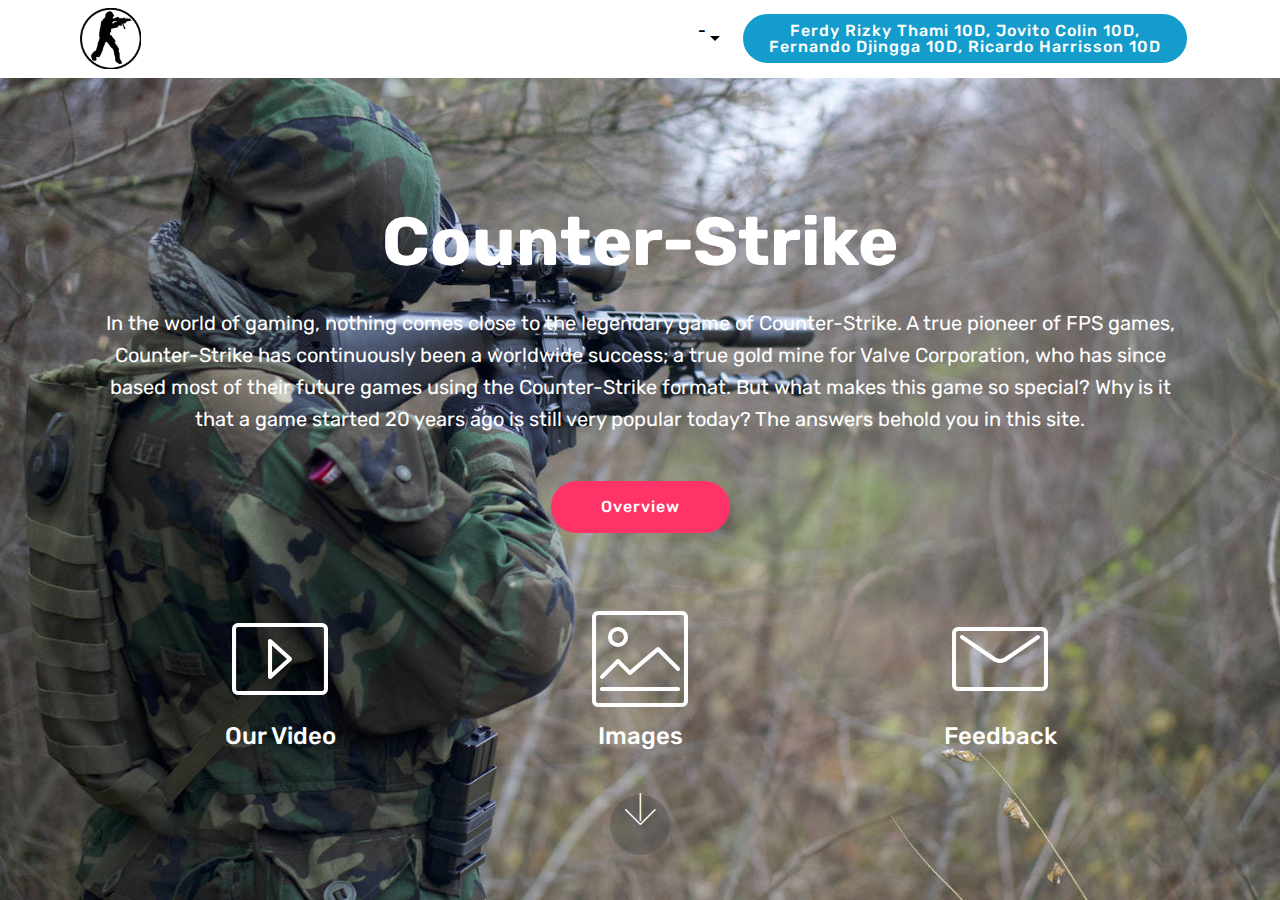
<file: index.html>
<!DOCTYPE html>
<html >
<head>
  <!-- Site made with Mobirise Website Builder v4.6.7, https://mobirise.com -->
  <meta charset="UTF-8">
  <meta http-equiv="X-UA-Compatible" content="IE=edge">
  <meta name="generator" content="Mobirise v4.6.7, mobirise.com">
  <meta name="viewport" content="width=device-width, initial-scale=1, minimum-scale=1">
  <link rel="shortcut icon" href="assets/images/counter-strike-logo-logotype-full-black-128x16.png" type="image/x-icon">
  <meta name="description" content="">
  <title>Home</title>
  <link rel="stylesheet" href="assets/web/assets/mobirise-icons/mobirise-icons.css">
  <link rel="stylesheet" href="assets/tether/tether.min.css">
  <link rel="stylesheet" href="assets/bootstrap/css/bootstrap.min.css">
  <link rel="stylesheet" href="assets/bootstrap/css/bootstrap-grid.min.css">
  <link rel="stylesheet" href="assets/bootstrap/css/bootstrap-reboot.min.css">
  <link rel="stylesheet" href="assets/dropdown/css/style.css">
  <link rel="stylesheet" href="assets/theme/css/style.css">
  <link rel="stylesheet" href="assets/mobirise/css/mbr-additional.css" type="text/css">
  
  
  
</head>
<body>
  <section class="menu cid-qQnVnpx4Bq" once="menu" id="menu2-0">

    

    <nav class="navbar navbar-expand beta-menu navbar-dropdown align-items-center navbar-fixed-top navbar-toggleable-sm">
        <button class="navbar-toggler navbar-toggler-right" type="button" data-toggle="collapse" data-target="#navbarSupportedContent" aria-controls="navbarSupportedContent" aria-expanded="false" aria-label="Toggle navigation">
            <div class="hamburger">
                <span></span>
                <span></span>
                <span></span>
                <span></span>
            </div>
        </button>
        <div class="menu-logo">
            <div class="navbar-brand">
                <span class="navbar-logo">
                    <a href="https://mobirise.com">
                        <img src="assets/images/screen-shot-2018-04-27-at-10.11.00-am-199x192.png" alt="Mobirise" title="" style="height: 3.8rem;">
                    </a>
                </span>
                
            </div>
        </div>
        <div class="collapse navbar-collapse" id="navbarSupportedContent">
            <ul class="navbar-nav nav-dropdown" data-app-modern-menu="true"><li class="nav-item dropdown">
                    <a class="nav-link link text-black dropdown-toggle display-4" href="https://mobirise.com" data-toggle="dropdown-submenu" aria-expanded="false">-<br><br></a><div class="dropdown-menu"><div class="dropdown"><a class="text-black dropdown-item dropdown-toggle display-4" href="https://mobirise.com" data-toggle="dropdown-submenu" aria-expanded="false">New Item</a><div class="dropdown-menu dropdown-submenu"><a class="text-black dropdown-item display-4" href="https://mobirise.com">New Item</a></div></div></div>
                </li></ul>
            <div class="navbar-buttons mbr-section-btn"><a class="btn btn-sm btn-primary display-4" href="tel:+1-234-567-8901">Ferdy Rizky Thami 10D, Jovito Colin 10D, <br>Fernando Djingga 10D, Ricardo Harrisson 10D
                    </a></div>
        </div>
    </nav>
</section>

<section class="engine"><a href="https://mobirise.ws/m">drag and drop site builder</a></section><section class="header12 cid-qQnWcf6mIa mbr-fullscreen" id="header12-2">

    

    

    <div class="container  ">
            <div class="media-container">
                <div class="col-md-12 align-center">
                    <h1 class="mbr-section-title pb-3 mbr-white mbr-bold mbr-fonts-style display-1">
                        <br>Counter-Strike</h1>
                    <p class="mbr-text pb-3 mbr-white mbr-fonts-style display-7">In the world of gaming, nothing comes close to the legendary game of Counter-Strike. A true pioneer of FPS games, Counter-Strike has continuously been a worldwide success; a true gold mine for Valve Corporation, who has since based most of their future games using the Counter-Strike format. But what makes this game so special? Why is it that a game started 20 years ago is still very popular today? The answers behold you in this site.</p>
                    <div class="mbr-section-btn align-center py-2"><a class="btn btn-md btn-secondary display-4" href="page1.html">Overview</a></div>

                    <div class="icons-media-container mbr-white">
                        <div class="card col-12 col-md-6 col-lg-4">
                            <div class="icon-block">
                            <a href="https://youtu.be/UQfVH0sb24I" target="_blank">
                                <span class="mbr-iconfont mbri-video"></span>
                            </a>
                            </div>
                            <h5 class="mbr-fonts-style display-5">
                                Our Video</h5>
                        </div>

                        <div class="card col-12 col-md-6 col-lg-4">
                            <div class="icon-block">
                                <a href="page4.html">
                                    <span class="mbr-iconfont mbri-photo"></span>
                                </a>
                            </div>
                            <h5 class="mbr-fonts-style display-5">
                                Images</h5>
                        </div>

                        <div class="card col-12 col-md-6 col-lg-4">
                            <div class="icon-block">
                                <a href="page3.html">
                                    <span class="mbr-iconfont mbri-letter"></span>
                                </a>
                            </div>
                            <h5 class="mbr-fonts-style display-5">Feedback</h5>
                        </div>

                        
                    </div>
                </div>
            </div>
    </div>

    <div class="mbr-arrow hidden-sm-down" aria-hidden="true">
        <a href="#next">
            <i class="mbri-down mbr-iconfont"></i>
        </a>
    </div>
</section>


  <script src="assets/web/assets/jquery/jquery.min.js"></script>
  <script src="assets/popper/popper.min.js"></script>
  <script src="assets/tether/tether.min.js"></script>
  <script src="assets/bootstrap/js/bootstrap.min.js"></script>
  <script src="assets/smoothscroll/smooth-scroll.js"></script>
  <script src="assets/dropdown/js/script.min.js"></script>
  <script src="assets/touchswipe/jquery.touch-swipe.min.js"></script>
  <script src="assets/theme/js/script.js"></script>
  
  
</body>
</html>
</file>
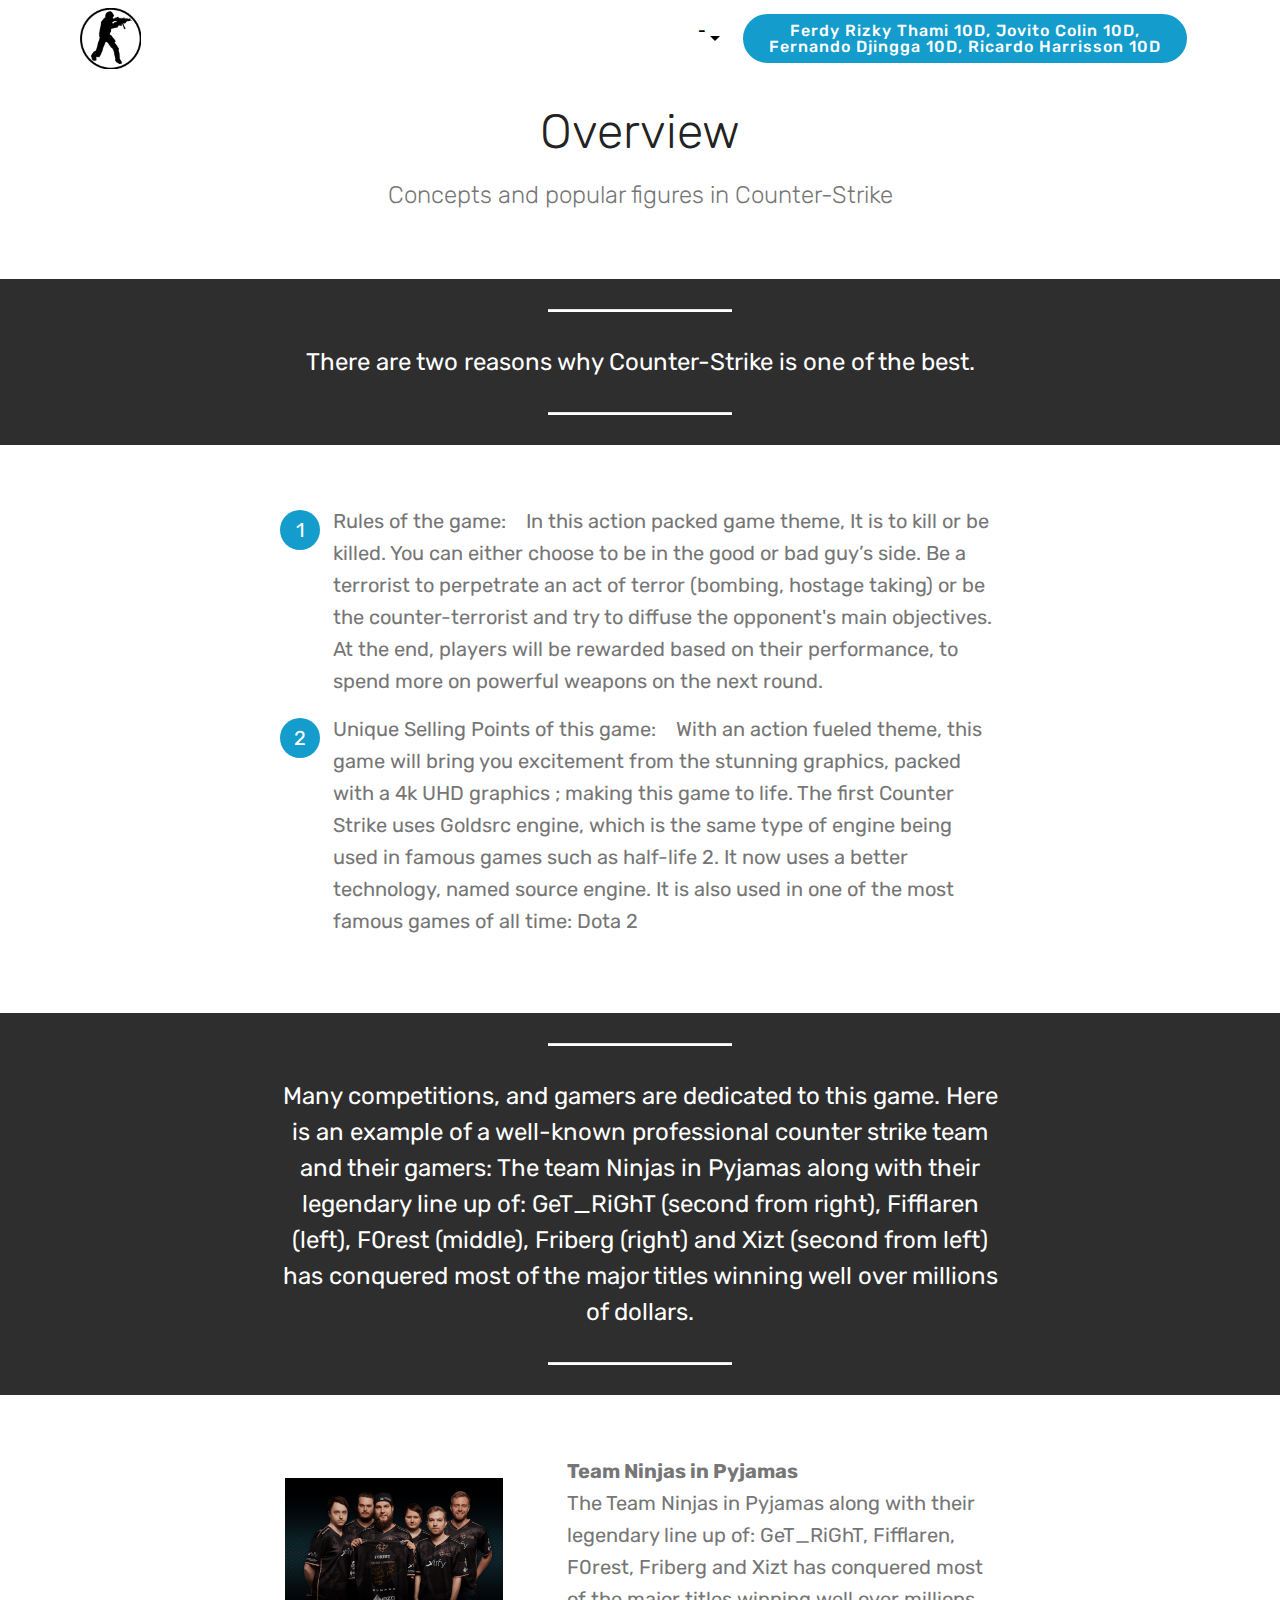
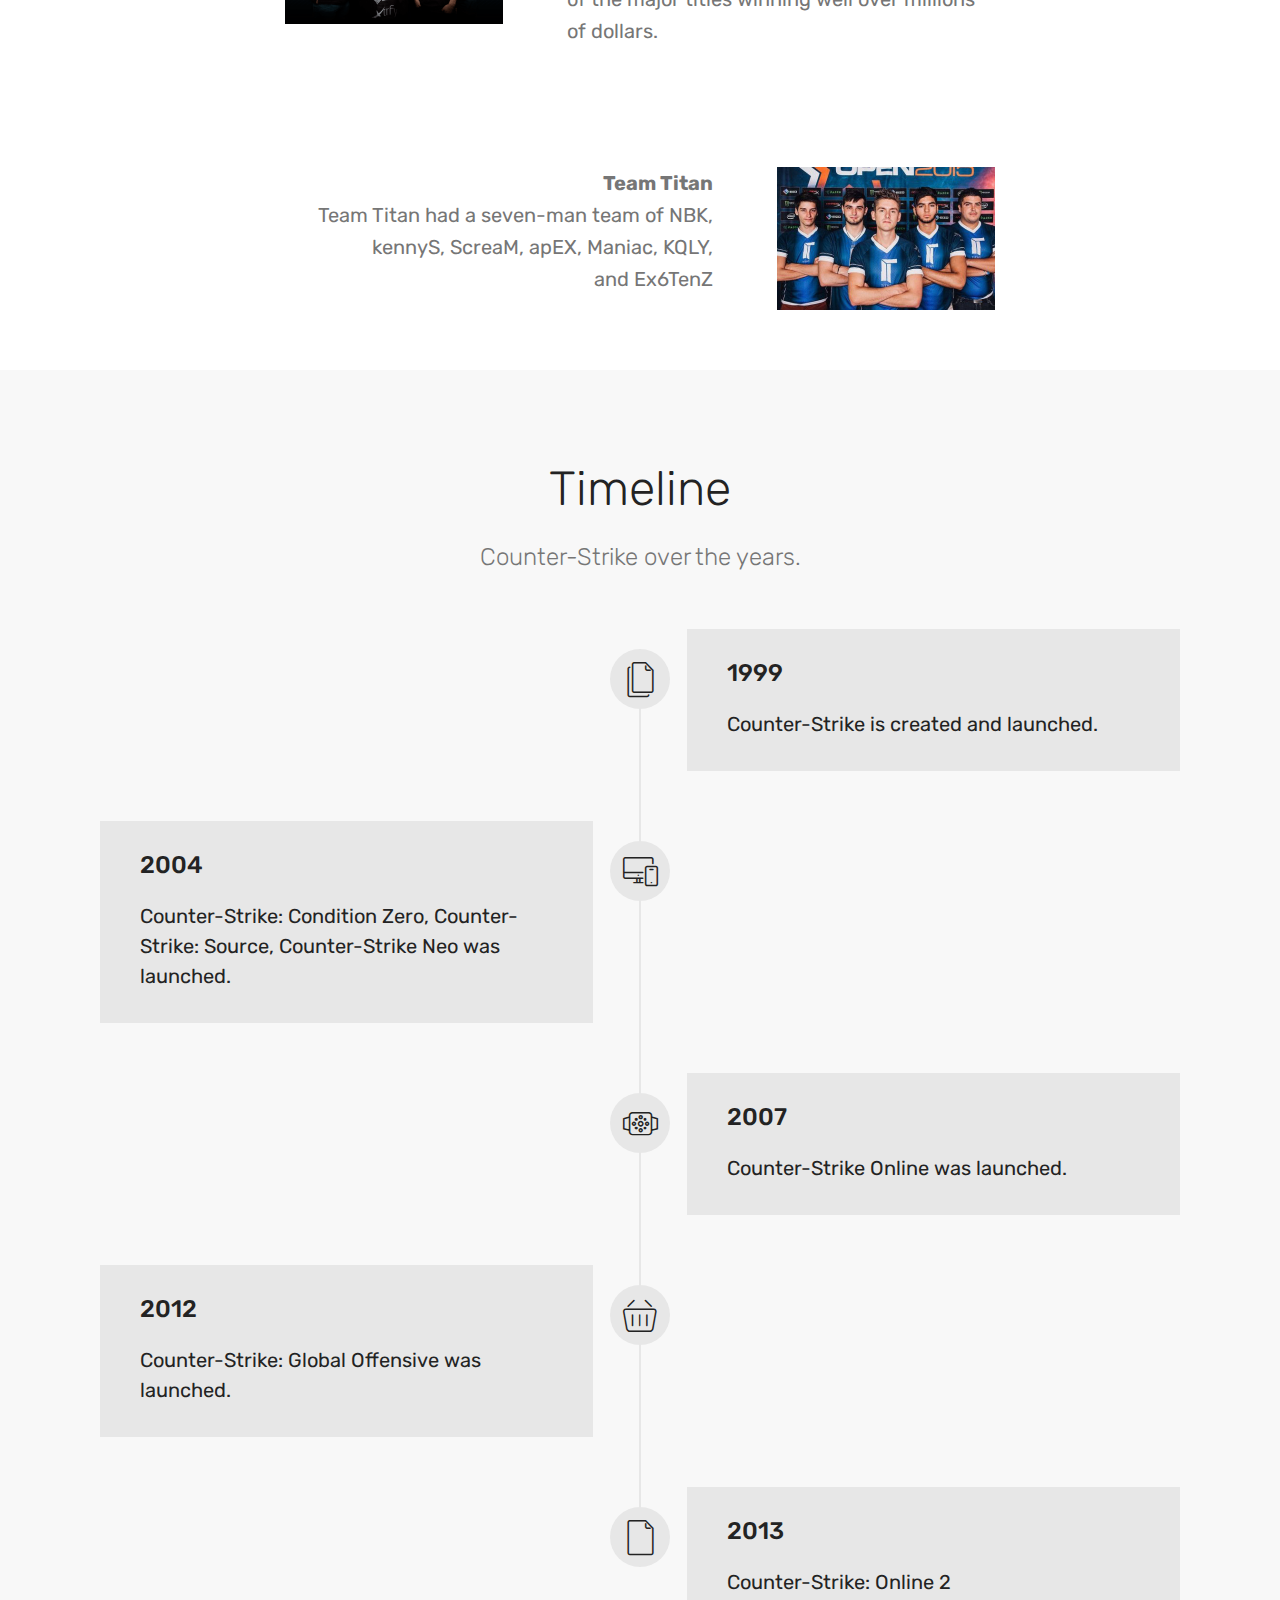
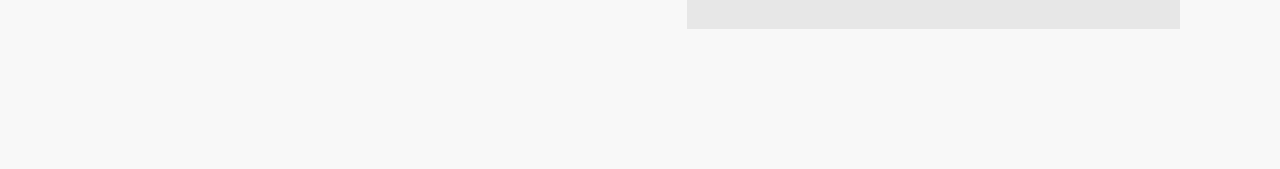
<file: page1.html>
<!DOCTYPE html>
<html >
<head>
  <!-- Site made with Mobirise Website Builder v4.6.7, https://mobirise.com -->
  <meta charset="UTF-8">
  <meta http-equiv="X-UA-Compatible" content="IE=edge">
  <meta name="generator" content="Mobirise v4.6.7, mobirise.com">
  <meta name="viewport" content="width=device-width, initial-scale=1, minimum-scale=1">
  <link rel="shortcut icon" href="assets/images/counter-strike-logo-logotype-full-black-128x16.png" type="image/x-icon">
  <meta name="description" content="Web Site Builder Description">
  <title>Overview&nbsp;</title>
  <link rel="stylesheet" href="assets/web/assets/mobirise-icons/mobirise-icons.css">
  <link rel="stylesheet" href="assets/tether/tether.min.css">
  <link rel="stylesheet" href="assets/bootstrap/css/bootstrap.min.css">
  <link rel="stylesheet" href="assets/bootstrap/css/bootstrap-grid.min.css">
  <link rel="stylesheet" href="assets/bootstrap/css/bootstrap-reboot.min.css">
  <link rel="stylesheet" href="assets/dropdown/css/style.css">
  <link rel="stylesheet" href="assets/theme/css/style.css">
  <link rel="stylesheet" href="assets/mobirise/css/mbr-additional.css" type="text/css">
  
  
  
</head>
<body>
  <section class="menu cid-qQnVnpx4Bq" once="menu" id="menu2-3">

    

    <nav class="navbar navbar-expand beta-menu navbar-dropdown align-items-center navbar-fixed-top navbar-toggleable-sm">
        <button class="navbar-toggler navbar-toggler-right" type="button" data-toggle="collapse" data-target="#navbarSupportedContent" aria-controls="navbarSupportedContent" aria-expanded="false" aria-label="Toggle navigation">
            <div class="hamburger">
                <span></span>
                <span></span>
                <span></span>
                <span></span>
            </div>
        </button>
        <div class="menu-logo">
            <div class="navbar-brand">
                <span class="navbar-logo">
                    <a href="https://mobirise.com">
                        <img src="assets/images/screen-shot-2018-04-27-at-10.11.00-am-199x192.png" alt="Mobirise" title="" style="height: 3.8rem;">
                    </a>
                </span>
                
            </div>
        </div>
        <div class="collapse navbar-collapse" id="navbarSupportedContent">
            <ul class="navbar-nav nav-dropdown" data-app-modern-menu="true"><li class="nav-item dropdown">
                    <a class="nav-link link text-black dropdown-toggle display-4" href="https://mobirise.com" data-toggle="dropdown-submenu" aria-expanded="false">-<br><br></a><div class="dropdown-menu"><div class="dropdown"><a class="text-black dropdown-item dropdown-toggle display-4" href="https://mobirise.com" data-toggle="dropdown-submenu" aria-expanded="false">New Item</a><div class="dropdown-menu dropdown-submenu"><a class="text-black dropdown-item display-4" href="https://mobirise.com">New Item</a></div></div></div>
                </li></ul>
            <div class="navbar-buttons mbr-section-btn"><a class="btn btn-sm btn-primary display-4" href="tel:+1-234-567-8901">Ferdy Rizky Thami 10D, Jovito Colin 10D, <br>Fernando Djingga 10D, Ricardo Harrisson 10D
                    </a></div>
        </div>
    </nav>
</section>

<section class="engine"><a href="https://mobirise.ws/o">mobile website builder</a></section><section class="mbr-section content4 cid-qQoFg8IV6D" id="content4-9">

    

    <div class="container">
        <div class="media-container-row">
            <div class="title col-12 col-md-8">
                <h2 class="align-center pb-3 mbr-fonts-style display-2">
                    <br>Overview</h2>
                <h3 class="mbr-section-subtitle align-center mbr-light mbr-fonts-style display-5">Concepts and popular figures in Counter-Strike</h3>
                
            </div>
        </div>
    </div>
</section>

<section class="mbr-section article content10 cid-qQoKsDRIDz" id="content10-n">
    
     

    <div class="container">
        <div class="inner-container" style="width: 66%;">
            <hr class="line" style="width: 25%;">
            <div class="section-text align-center mbr-white mbr-fonts-style display-5">There are two reasons why Counter-Strike is one of the best.</div>
            <hr class="line" style="width: 25%;">
        </div>
    </div>
</section>

<section class="mbr-section article content11 cid-qQoK4nwKrn" id="content11-m">
     

    <div class="container">
        <div class="media-container-row">
            <div class="mbr-text counter-container col-12 col-md-8 mbr-fonts-style display-7">
                <ol>
                    <li>Rules of the game:&nbsp;&nbsp;&nbsp;&nbsp;In this action packed game theme, It is to kill or be killed. You can either choose to be in the good or bad guy’s side. Be a terrorist to perpetrate an act of terror (bombing, hostage taking) or be the counter-terrorist and try to diffuse the opponent's main objectives. At the end, players will be rewarded based on their performance, to spend more on powerful weapons on the next round.&nbsp;</li>
                    <li>Unique Selling Points of this game:&nbsp;&nbsp;&nbsp;&nbsp;With an action fueled theme, this game will bring you excitement from the stunning graphics, packed with a 4k UHD graphics ; making this game to life. The first Counter Strike uses Goldsrc engine, which is the same type of engine being used in famous games such as half-life 2. It now uses a better technology, named source engine. It is also used in one of the most famous games of all time: Dota 2</li>
                </ol>
            </div>
        </div>
    </div>
</section>

<section class="mbr-section article content10 cid-qQoFhnXrFh" id="content10-c">
    
     

    <div class="container">
        <div class="inner-container" style="width: 66%;">
            <hr class="line" style="width: 25%;">
            <div class="section-text align-center mbr-white mbr-fonts-style display-5">Many competitions, and gamers are dedicated to this game. Here is an example of a well-known professional counter strike team and their gamers: The team Ninjas in Pyjamas along with their legendary line up of: GeT_RiGhT (second from right), Fifflaren (left), F0rest (middle), Friberg (right) and Xizt (second from left) has conquered most of the major titles winning well over millions of dollars.</div>
            <hr class="line" style="width: 25%;">
        </div>
    </div>
</section>

<section class="mbr-section content6 cid-qQoFXvtCBp" id="content6-e">
    
     
    
    <div class="container">
        <div class="media-container-row">
            <div class="col-12 col-md-8">
                <div class="media-container-row">
                    <div class="mbr-figure" style="width: 60%;">
                      <img src="assets/images/image1462888014-436x291.png" alt="Mobirise" title="">  
                    </div>
                    <div class="media-content">
                        <div class="mbr-section-text">
                            <p class="mbr-text mb-0 mbr-fonts-style display-7"><strong>Team Ninjas in Pyjamas</strong><strong><br></strong> The Team Ninjas in Pyjamas along with their legendary line up of: GeT_RiGhT, Fifflaren, F0rest, Friberg and Xizt has conquered most of the major titles winning well over millions of dollars.</p>
                        </div>
                    </div>
                </div>
            </div>
        </div>
    </div>
</section>

<section class="mbr-section content7 cid-qQoFYtqvFh" id="content7-g">
          
    

    <div class="container">
        <div class="media-container-row">
            <div class="col-12 col-md-8">
                <div class="media-container-row">
                    <div class="media-content">
                        <div class="mbr-section-text">
                            <p class="mbr-text align-right mb-0 mbr-fonts-style display-7">
                               <strong>Team Titan</strong><strong><br></strong>Team Titan had a seven-man team of NBK, kennyS, ScreaM, apEX, Maniac, KQLY, and&nbsp;Ex6TenZ</p>
                        </div>
                    </div>
                    <div class="mbr-figure" style="width: 60%;">
                     <img src="assets/images/458px-titan-at-dreamhack-stockholm-2015-436x286.jpg" alt="Mobirise" title="">  
                    </div>
                </div>
            </div>
        </div>
    </div>
</section>

<section class="timeline2 cid-qQoHflcQXr" id="timeline2-h">

    

    

    <div class="container align-center">
        <h2 class="mbr-section-title pb-3 mbr-fonts-style display-2">
            Timeline
        </h2>
        <h3 class="mbr-section-subtitle pb-5 mbr-fonts-style display-5">Counter-Strike over the years.</h3>

        <div class="container timelines-container" mbri-timelines="">
            <div class="row timeline-element reverse separline">      
                <span class="iconsBackground">
                    <span class="mbri-pages mbr-iconfont"></span>
                </span>          
                <div class="col-xs-12 col-md-6 align-left">
                    <div class="timeline-text-content">
                        <h4 class="mbr-timeline-title pb-3 mbr-fonts-style display-5">1999</h4>
                        <p class="mbr-timeline-text mbr-fonts-style display-7">
                            Counter-Strike is created and launched.</p>
                     </div>
                </div>
            </div>

            <div class="row timeline-element  separline">
                <span class="iconsBackground">
                    <span class="mbri-responsive mbr-iconfont"></span>
                </span>
                <div class="col-xs-12 col-md-6 align-left ">
                    <div class="timeline-text-content">
                        <h4 class="mbr-timeline-title pb-3 mbr-fonts-style display-5">2004</h4>
                        <p class="mbr-timeline-text mbr-fonts-style display-7">
                            Counter-Strike: Condition Zero, Counter-Strike: Source, Counter-Strike Neo was launched.</p>
                    </div>
                </div>
            </div> 

            <div class="row timeline-element reverse separline">
                <span class="iconsBackground">
                    <span class="mbri-watch mbr-iconfont"></span>
                </span>
                <div class="col-xs-12 col-md-6 align-left">
                    <div class="timeline-text-content">
                        <h4 class="mbr-timeline-title pb-3 mbr-fonts-style display-5">
                            2007</h4>      
                        <p class="mbr-timeline-text mbr-fonts-style display-7">Counter-Strike Online was launched.</p>
                    </div>
                </div>
            </div>

            <div class="row timeline-element  separline">
                <span class="iconsBackground">
                    <span class="mbri-shopping-basket mbr-iconfont"></span>
                </span>
                <div class="col-xs-12 col-md-6 align-left ">
                    <div class="timeline-text-content">
                        <h4 class="mbr-timeline-title pb-3 mbr-fonts-style display-5">
                            2012</h4>
                        <p class="mbr-timeline-text mbr-fonts-style display-7">
                            Counter-Strike: Global Offensive was launched.</p>
                    </div>
                </div>
            </div>

            <div class="row timeline-element reverse">
                <span class="iconsBackground">
                    <span class="mbri-new-file mbr-iconfont"></span>
                </span>
                <div class="col-xs-12 col-md-6 align-left">
                    <div class="timeline-text-content">
                        <h4 class="mbr-timeline-title pb-3 mbr-fonts-style display-5">
                            2013</h4>
                        <p class="mbr-timeline-text mbr-fonts-style display-7">
                            Counter-Strike: Online 2</p>
                    </div>
                </div>
            </div>

            

            

            

            

            

            

            
        </div>
    </div>
</section>


  <script src="assets/web/assets/jquery/jquery.min.js"></script>
  <script src="assets/popper/popper.min.js"></script>
  <script src="assets/tether/tether.min.js"></script>
  <script src="assets/bootstrap/js/bootstrap.min.js"></script>
  <script src="assets/smoothscroll/smooth-scroll.js"></script>
  <script src="assets/dropdown/js/script.min.js"></script>
  <script src="assets/touchswipe/jquery.touch-swipe.min.js"></script>
  <script src="assets/theme/js/script.js"></script>
  
  
</body>
</html>
</file>
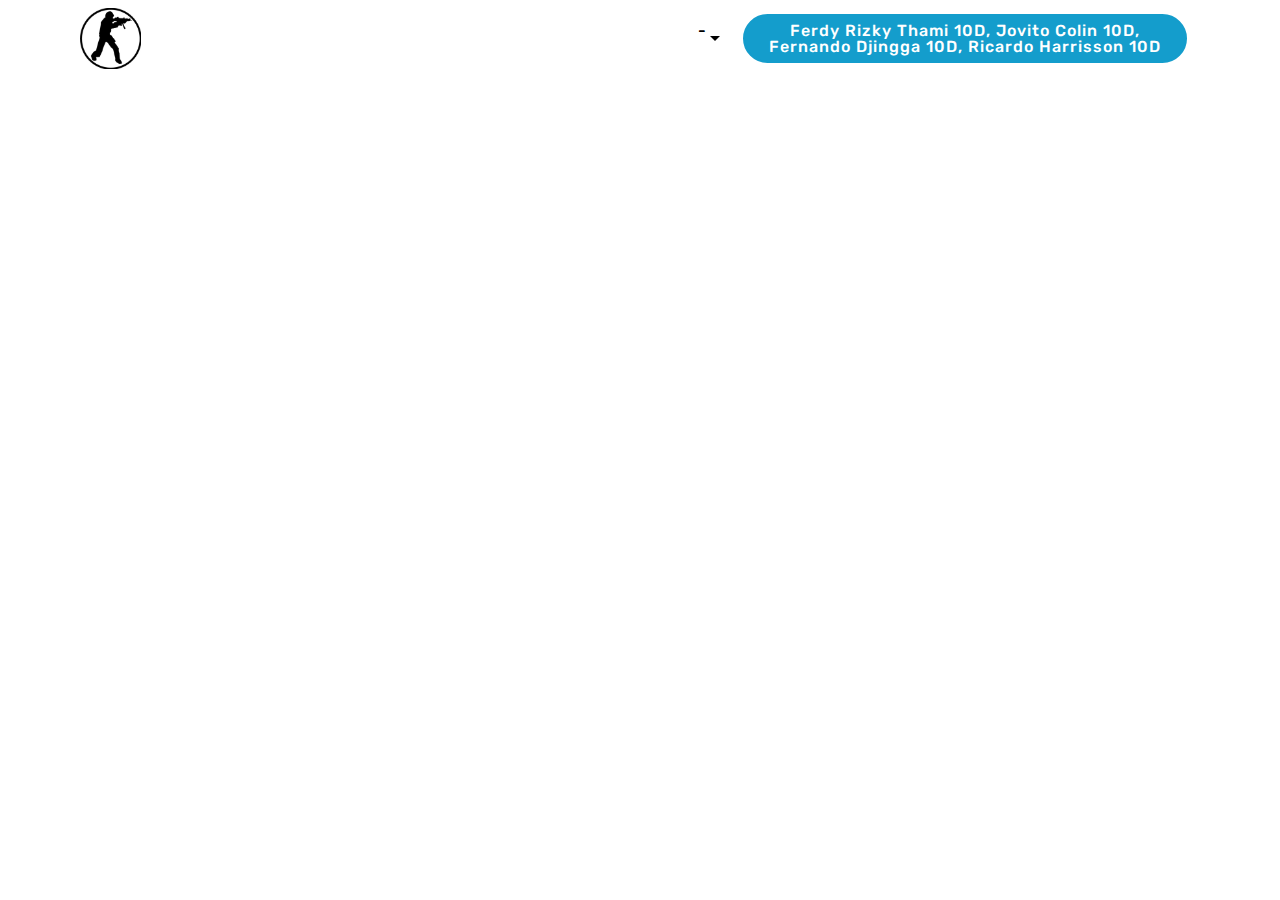
<file: page2.html>
<!DOCTYPE html>
<html >
<head>
  <!-- Site made with Mobirise Website Builder v4.6.7, https://mobirise.com -->
  <meta charset="UTF-8">
  <meta http-equiv="X-UA-Compatible" content="IE=edge">
  <meta name="generator" content="Mobirise v4.6.7, mobirise.com">
  <meta name="viewport" content="width=device-width, initial-scale=1, minimum-scale=1">
  <link rel="shortcut icon" href="assets/images/counter-strike-logo-logotype-full-black-128x16.png" type="image/x-icon">
  <meta name="description" content="Website Generator Description">
  <title>Video</title>
  <link rel="stylesheet" href="assets/tether/tether.min.css">
  <link rel="stylesheet" href="assets/bootstrap/css/bootstrap.min.css">
  <link rel="stylesheet" href="assets/bootstrap/css/bootstrap-grid.min.css">
  <link rel="stylesheet" href="assets/bootstrap/css/bootstrap-reboot.min.css">
  <link rel="stylesheet" href="assets/dropdown/css/style.css">
  <link rel="stylesheet" href="assets/theme/css/style.css">
  <link rel="stylesheet" href="assets/mobirise/css/mbr-additional.css" type="text/css">
  
  
  
</head>
<body>
  <section class="menu cid-qQnVnpx4Bq" once="menu" id="menu2-4">

    

    <nav class="navbar navbar-expand beta-menu navbar-dropdown align-items-center navbar-fixed-top navbar-toggleable-sm">
        <button class="navbar-toggler navbar-toggler-right" type="button" data-toggle="collapse" data-target="#navbarSupportedContent" aria-controls="navbarSupportedContent" aria-expanded="false" aria-label="Toggle navigation">
            <div class="hamburger">
                <span></span>
                <span></span>
                <span></span>
                <span></span>
            </div>
        </button>
        <div class="menu-logo">
            <div class="navbar-brand">
                <span class="navbar-logo">
                    <a href="https://mobirise.com">
                        <img src="assets/images/screen-shot-2018-04-27-at-10.11.00-am-199x192.png" alt="Mobirise" title="" style="height: 3.8rem;">
                    </a>
                </span>
                
            </div>
        </div>
        <div class="collapse navbar-collapse" id="navbarSupportedContent">
            <ul class="navbar-nav nav-dropdown" data-app-modern-menu="true"><li class="nav-item dropdown">
                    <a class="nav-link link text-black dropdown-toggle display-4" href="https://mobirise.com" data-toggle="dropdown-submenu" aria-expanded="false">-<br><br></a><div class="dropdown-menu"><div class="dropdown"><a class="text-black dropdown-item dropdown-toggle display-4" href="https://mobirise.com" data-toggle="dropdown-submenu" aria-expanded="false">New Item</a><div class="dropdown-menu dropdown-submenu"><a class="text-black dropdown-item display-4" href="https://mobirise.com">New Item</a></div></div></div>
                </li></ul>
            <div class="navbar-buttons mbr-section-btn"><a class="btn btn-sm btn-primary display-4" href="tel:+1-234-567-8901">Ferdy Rizky Thami 10D, Jovito Colin 10D, <br>Fernando Djingga 10D, Ricardo Harrisson 10D
                    </a></div>
        </div>
    </nav>
</section>


  <section class="engine"><a href="https://mobirise.ws/o">free mobile website builder</a></section><script src="assets/web/assets/jquery/jquery.min.js"></script>
  <script src="assets/popper/popper.min.js"></script>
  <script src="assets/tether/tether.min.js"></script>
  <script src="assets/bootstrap/js/bootstrap.min.js"></script>
  <script src="assets/smoothscroll/smooth-scroll.js"></script>
  <script src="assets/dropdown/js/script.min.js"></script>
  <script src="assets/touchswipe/jquery.touch-swipe.min.js"></script>
  <script src="assets/theme/js/script.js"></script>
  
  
</body>
</html>
</file>
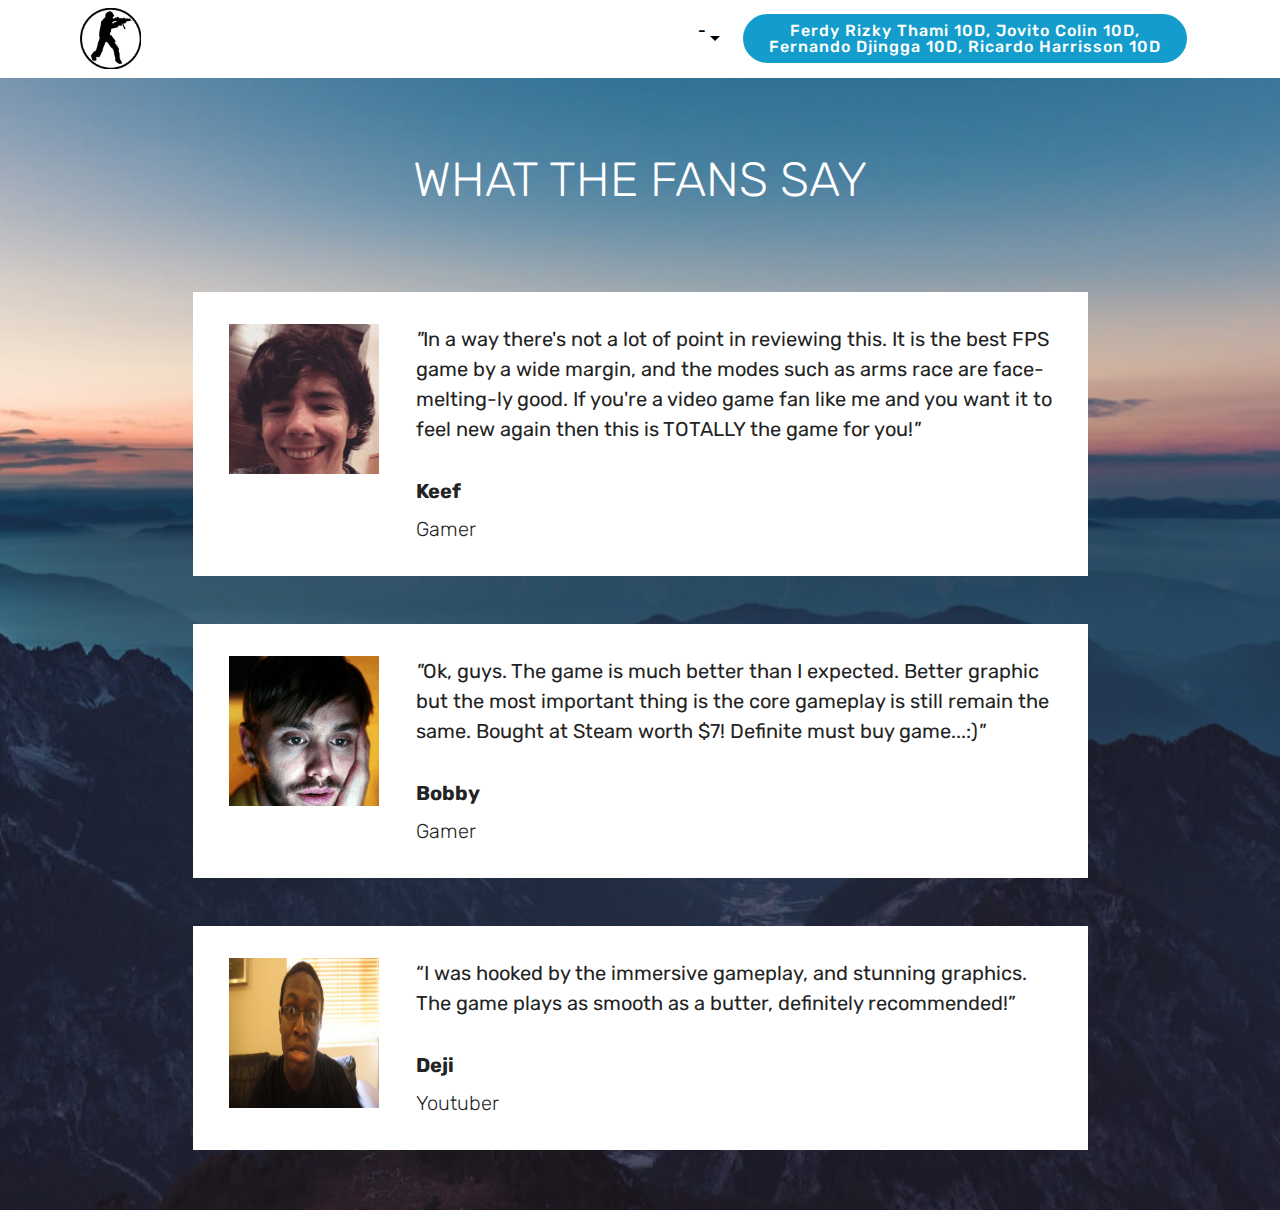
<file: page3.html>
<!DOCTYPE html>
<html >
<head>
  <!-- Site made with Mobirise Website Builder v4.6.7, https://mobirise.com -->
  <meta charset="UTF-8">
  <meta http-equiv="X-UA-Compatible" content="IE=edge">
  <meta name="generator" content="Mobirise v4.6.7, mobirise.com">
  <meta name="viewport" content="width=device-width, initial-scale=1, minimum-scale=1">
  <link rel="shortcut icon" href="assets/images/counter-strike-logo-logotype-full-black-128x16.png" type="image/x-icon">
  <meta name="description" content="Web Site Generator Description">
  <title>Feedback</title>
  <link rel="stylesheet" href="assets/tether/tether.min.css">
  <link rel="stylesheet" href="assets/bootstrap/css/bootstrap.min.css">
  <link rel="stylesheet" href="assets/bootstrap/css/bootstrap-grid.min.css">
  <link rel="stylesheet" href="assets/bootstrap/css/bootstrap-reboot.min.css">
  <link rel="stylesheet" href="assets/dropdown/css/style.css">
  <link rel="stylesheet" href="assets/theme/css/style.css">
  <link rel="stylesheet" href="assets/mobirise/css/mbr-additional.css" type="text/css">
  
  
  
</head>
<body>
  <section class="menu cid-qQnVnpx4Bq" once="menu" id="menu2-5">

    

    <nav class="navbar navbar-expand beta-menu navbar-dropdown align-items-center navbar-fixed-top navbar-toggleable-sm">
        <button class="navbar-toggler navbar-toggler-right" type="button" data-toggle="collapse" data-target="#navbarSupportedContent" aria-controls="navbarSupportedContent" aria-expanded="false" aria-label="Toggle navigation">
            <div class="hamburger">
                <span></span>
                <span></span>
                <span></span>
                <span></span>
            </div>
        </button>
        <div class="menu-logo">
            <div class="navbar-brand">
                <span class="navbar-logo">
                    <a href="https://mobirise.com">
                        <img src="assets/images/screen-shot-2018-04-27-at-10.11.00-am-199x192.png" alt="Mobirise" title="" style="height: 3.8rem;">
                    </a>
                </span>
                
            </div>
        </div>
        <div class="collapse navbar-collapse" id="navbarSupportedContent">
            <ul class="navbar-nav nav-dropdown" data-app-modern-menu="true"><li class="nav-item dropdown">
                    <a class="nav-link link text-black dropdown-toggle display-4" href="https://mobirise.com" data-toggle="dropdown-submenu" aria-expanded="false">-<br><br></a><div class="dropdown-menu"><div class="dropdown"><a class="text-black dropdown-item dropdown-toggle display-4" href="https://mobirise.com" data-toggle="dropdown-submenu" aria-expanded="false">New Item</a><div class="dropdown-menu dropdown-submenu"><a class="text-black dropdown-item display-4" href="https://mobirise.com">New Item</a></div></div></div>
                </li></ul>
            <div class="navbar-buttons mbr-section-btn"><a class="btn btn-sm btn-primary display-4" href="tel:+1-234-567-8901">Ferdy Rizky Thami 10D, Jovito Colin 10D, <br>Fernando Djingga 10D, Ricardo Harrisson 10D
                    </a></div>
        </div>
    </nav>
</section>

<section class="engine"><a href="https://mobirise.ws">Mobirise</a></section><section class="testimonials4 cid-qQoedG0ngh" id="testimonials4-8">

  

  
  <div class="container">
    <h2 class="pb-3 mbr-fonts-style mbr-white align-center display-2">
        <br><br>WHAT THE FANS SAY
    </h2>
    <h3 class="mbr-section-subtitle mbr-light pb-3 mbr-fonts-style mbr-white align-center display-5"></h3>
    <div class="col-md-10 testimonials-container"> 
      

      
    <div class="testimonials-item">
        <div class="user row">
          <div class="col-lg-3 col-md-4">
            <div class="user_image">
              <img src="assets/images/screen-shot-2018-04-27-at-12.55.56-pm-300x367.png" alt="" title="">
            </div>
          </div>
          <div class="testimonials-caption col-lg-9 col-md-8">
            <div class="user_text ">
              <p class="mbr-fonts-style  display-7">
                 <em>"</em>In a way there's not a lot of point in reviewing this. It is the best FPS game by a wide margin, and the modes such as arms race are face-melting-ly good.&nbsp;If you're a video game fan like me and you want it to feel new again then this is TOTALLY the game for you!<em>"</em>
              </p>
            </div>
            <div class="user_name mbr-bold mbr-fonts-style align-left pt-3 display-7">
                 Keef</div>
            <div class="user_desk mbr-light mbr-fonts-style align-left pt-2 display-7">
                 Gamer</div>
          </div>
        </div>
      </div><div class="testimonials-item">
        <div class="user row">
          <div class="col-lg-3 col-md-4">
            <div class="user_image">
              <img src="assets/images/screen-shot-2018-04-27-at-12.55.40-pm-245x290.png" alt="" title="">
            </div>
          </div>
          <div class="testimonials-caption col-lg-9 col-md-8">
            <div class="user_text">
              <p class="mbr-fonts-style  display-7">
                 <em>"</em>Ok, guys. The game is much better than I expected. Better graphic but the most important thing is the core gameplay is still remain the same. Bought at Steam worth $7! Definite must buy game...:)<em>"</em>
              </p>
            </div>
            <div class="user_name mbr-bold mbr-fonts-style align-left pt-3 display-7">Bobby</div>
            <div class="user_desk mbr-light mbr-fonts-style align-left pt-2 display-7">
                 Gamer</div>
          </div>
        </div>
      </div><div class="testimonials-item">
        <div class="user row">
          <div class="col-lg-3 col-md-4">
            <div class="user_image">
              <img src="assets/images/317272ab25b123219411985410e21861-300x169.jpg" alt="" title="">
            </div>
          </div>
          <div class="testimonials-caption col-lg-9 col-md-8">
            <div class="user_text">
              <p class="mbr-fonts-style  display-7">“I was hooked by the immersive gameplay, and stunning graphics. The game plays as smooth as a butter, definitely recommended!”</p>
            </div>
            <div class="user_name mbr-bold mbr-fonts-style align-left pt-3 display-7">Deji</div>
            <div class="user_desk mbr-light mbr-fonts-style align-left pt-2 display-7">
                 Youtuber</div>
          </div>
        </div>
      </div></div>
  </div>
</section>


  <script src="assets/web/assets/jquery/jquery.min.js"></script>
  <script src="assets/popper/popper.min.js"></script>
  <script src="assets/tether/tether.min.js"></script>
  <script src="assets/bootstrap/js/bootstrap.min.js"></script>
  <script src="assets/smoothscroll/smooth-scroll.js"></script>
  <script src="assets/dropdown/js/script.min.js"></script>
  <script src="assets/touchswipe/jquery.touch-swipe.min.js"></script>
  <script src="assets/theme/js/script.js"></script>
  
  
</body>
</html>
</file>
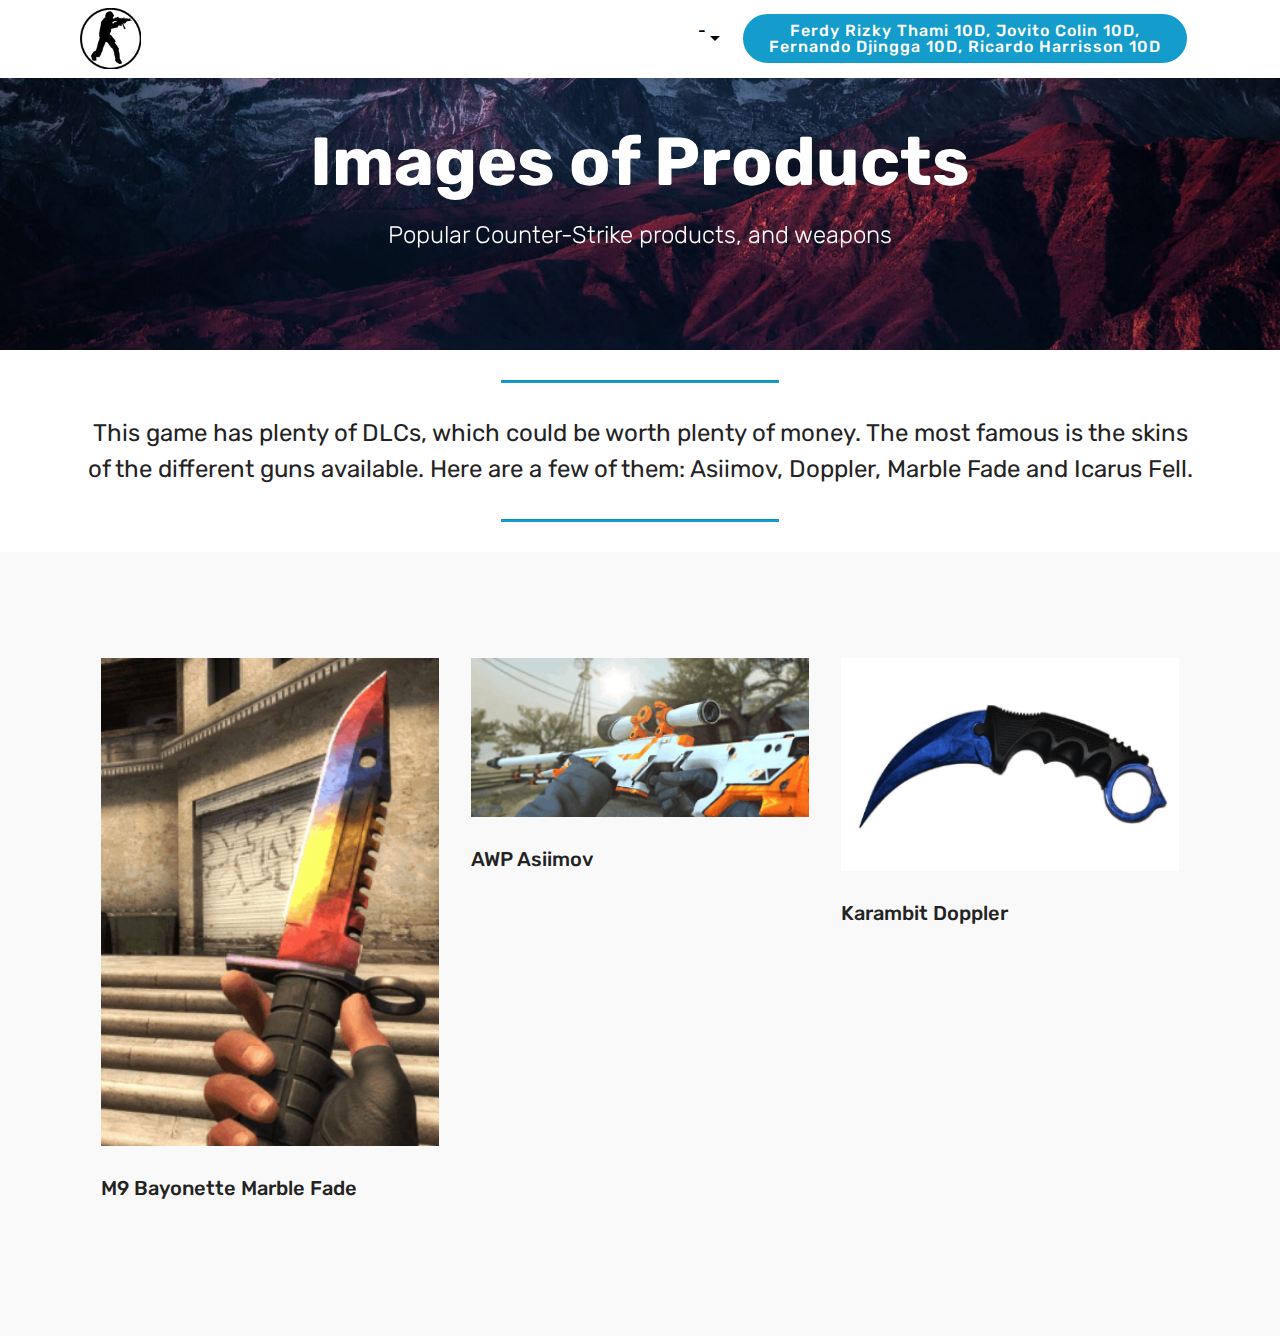
<file: page4.html>
<!DOCTYPE html>
<html >
<head>
  <!-- Site made with Mobirise Website Builder v4.6.7, https://mobirise.com -->
  <meta charset="UTF-8">
  <meta http-equiv="X-UA-Compatible" content="IE=edge">
  <meta name="generator" content="Mobirise v4.6.7, mobirise.com">
  <meta name="viewport" content="width=device-width, initial-scale=1, minimum-scale=1">
  <link rel="shortcut icon" href="assets/images/counter-strike-logo-logotype-full-black-128x16.png" type="image/x-icon">
  <meta name="description" content="Website Builder Description">
  <title>Images</title>
  <link rel="stylesheet" href="assets/tether/tether.min.css">
  <link rel="stylesheet" href="assets/bootstrap/css/bootstrap.min.css">
  <link rel="stylesheet" href="assets/bootstrap/css/bootstrap-grid.min.css">
  <link rel="stylesheet" href="assets/bootstrap/css/bootstrap-reboot.min.css">
  <link rel="stylesheet" href="assets/dropdown/css/style.css">
  <link rel="stylesheet" href="assets/theme/css/style.css">
  <link rel="stylesheet" href="assets/mobirise/css/mbr-additional.css" type="text/css">
  
  
  
</head>
<body>
  <section class="mbr-section content5 cid-qQoIpQpbHT mbr-parallax-background" id="content5-j">

    

    

    <div class="container">
        <div class="media-container-row">
            <div class="title col-12 col-md-8">
                <h2 class="align-center mbr-bold mbr-white pb-3 mbr-fonts-style display-1">
                    <br>Images of Products</h2>
                <h3 class="mbr-section-subtitle align-center mbr-light mbr-white pb-3 mbr-fonts-style display-5">Popular Counter-Strike products, and weapons</h3>
                
                
            </div>
        </div>
    </div>
</section>

<section class="engine"><a href="https://mobirise.ws/d">best free web software</a></section><section class="mbr-section article content9 cid-qQoJFiEcsq" id="content9-k">
    
     

    <div class="container">
        <div class="inner-container" style="width: 100%;">
            <hr class="line" style="width: 25%;">
            <div class="section-text align-center mbr-fonts-style display-5">This game has plenty of DLCs, which could be worth plenty of money. The most famous is the skins of the different guns available. Here are a few of them: Asiimov, Doppler, Marble Fade and Icarus Fell.</div>
            <hr class="line" style="width: 25%;">
        </div>
        </div>
</section>

<section class="menu cid-qQnVnpx4Bq" once="menu" id="menu2-6">

    

    <nav class="navbar navbar-expand beta-menu navbar-dropdown align-items-center navbar-fixed-top navbar-toggleable-sm">
        <button class="navbar-toggler navbar-toggler-right" type="button" data-toggle="collapse" data-target="#navbarSupportedContent" aria-controls="navbarSupportedContent" aria-expanded="false" aria-label="Toggle navigation">
            <div class="hamburger">
                <span></span>
                <span></span>
                <span></span>
                <span></span>
            </div>
        </button>
        <div class="menu-logo">
            <div class="navbar-brand">
                <span class="navbar-logo">
                    <a href="https://mobirise.com">
                        <img src="assets/images/screen-shot-2018-04-27-at-10.11.00-am-199x192.png" alt="Mobirise" title="" style="height: 3.8rem;">
                    </a>
                </span>
                
            </div>
        </div>
        <div class="collapse navbar-collapse" id="navbarSupportedContent">
            <ul class="navbar-nav nav-dropdown" data-app-modern-menu="true"><li class="nav-item dropdown">
                    <a class="nav-link link text-black dropdown-toggle display-4" href="https://mobirise.com" data-toggle="dropdown-submenu" aria-expanded="false">-<br><br></a><div class="dropdown-menu"><div class="dropdown"><a class="text-black dropdown-item dropdown-toggle display-4" href="https://mobirise.com" data-toggle="dropdown-submenu" aria-expanded="false">New Item</a><div class="dropdown-menu dropdown-submenu"><a class="text-black dropdown-item display-4" href="https://mobirise.com">New Item</a></div></div></div>
                </li></ul>
            <div class="navbar-buttons mbr-section-btn"><a class="btn btn-sm btn-primary display-4" href="tel:+1-234-567-8901">Ferdy Rizky Thami 10D, Jovito Colin 10D, <br>Fernando Djingga 10D, Ricardo Harrisson 10D
                    </a></div>
        </div>
    </nav>
</section>

<section class="features2 cid-qQoIoi5C9l" id="features2-i">

    

    
    
    <div class="container">
        <div class="media-container-row">
            <div class="card p-3 col-12 col-md-6 col-lg-4">
                <div class="card-wrapper">
                    <div class="card-img">
                        <img src="assets/images/screen-shot-2018-04-27-at-1.27.01-pm-267x385.png" alt="Mobirise" title="">
                    </div>
                    <div class="card-box">
                        <h4 class="card-title pb-3 mbr-fonts-style display-7">M9 Bayonette Marble Fade</h4>
                        <p class="mbr-text mbr-fonts-style display-7"></p>
                    </div>
                </div>
            </div>

            <div class="card p-3 col-12 col-md-6 col-lg-4">
                <div class="card-wrapper">
                    <div class="card-img">
                        <img src="assets/images/screen-shot-2018-04-27-at-1.27.08-pm-317x149.png" alt="Mobirise" title="">
                    </div>
                    <div class="card-box ">
                        <h4 class="card-title pb-3 mbr-fonts-style display-7">AWP Asiimov</h4>
                        <p class="mbr-text mbr-fonts-style display-7"></p>
                    </div>
                </div>
            </div>

            <div class="card p-3 col-12 col-md-6 col-lg-4">
                <div class="card-wrapper">
                    <div class="card-img">
                        <img src="assets/images/screen-shot-2018-04-27-at-1.27.12-pm-323x203.png" alt="Mobirise" title="">
                    </div>
                    <div class="card-box">
                        <h4 class="card-title pb-3 mbr-fonts-style display-7">Karambit Doppler</h4>
                        <p class="mbr-text mbr-fonts-style display-7"></p>
                    </div>
                </div>
            </div>

            
        </div>
    </div>
</section>


  <script src="assets/web/assets/jquery/jquery.min.js"></script>
  <script src="assets/popper/popper.min.js"></script>
  <script src="assets/tether/tether.min.js"></script>
  <script src="assets/bootstrap/js/bootstrap.min.js"></script>
  <script src="assets/smoothscroll/smooth-scroll.js"></script>
  <script src="assets/parallax/jarallax.min.js"></script>
  <script src="assets/dropdown/js/script.min.js"></script>
  <script src="assets/touchswipe/jquery.touch-swipe.min.js"></script>
  <script src="assets/theme/js/script.js"></script>
  
  
</body>
</html>
</file>
<file: assets/web/assets/mobirise-icons/mobirise-icons.css>
@font-face {
  font-family: 'MobiriseIcons';
  src:  url('mobirise-icons.eot?spat4u');
  src:  url('mobirise-icons.eot?spat4u#iefix') format('embedded-opentype'),
    url('mobirise-icons.ttf?spat4u') format('truetype'),
    url('mobirise-icons.woff?spat4u') format('woff'),
    url('mobirise-icons.svg?spat4u#MobiriseIcons') format('svg');
  font-weight: normal;
  font-style: normal;
}

[class^="mbri-"], [class*=" mbri-"] {
  /* use !important to prevent issues with browser extensions that change fonts */
  font-family: MobiriseIcons !important;
  speak: none;
  font-style: normal;
  font-weight: normal;
  font-variant: normal;
  text-transform: none;
  line-height: 1;

  /* Better Font Rendering =========== */
  -webkit-font-smoothing: antialiased;
  -moz-osx-font-smoothing: grayscale;
}

.mbri-add-submenu:before {
  content: "\e900";
}
.mbri-alert:before {
  content: "\e901";
}
.mbri-align-center:before {
  content: "\e902";
}
.mbri-align-justify:before {
  content: "\e903";
}
.mbri-align-left:before {
  content: "\e904";
}
.mbri-align-right:before {
  content: "\e905";
}
.mbri-android:before {
  content: "\e906";
}
.mbri-apple:before {
  content: "\e907";
}
.mbri-arrow-down:before {
  content: "\e908";
}
.mbri-arrow-next:before {
  content: "\e909";
}
.mbri-arrow-prev:before {
  content: "\e90a";
}
.mbri-arrow-up:before {
  content: "\e90b";
}
.mbri-bold:before {
  content: "\e90c";
}
.mbri-bookmark:before {
  content: "\e90d";
}
.mbri-bootstrap:before {
  content: "\e90e";
}
.mbri-briefcase:before {
  content: "\e90f";
}
.mbri-browse:before {
  content: "\e910";
}
.mbri-bulleted-list:before {
  content: "\e911";
}
.mbri-calendar:before {
  content: "\e912";
}
.mbri-camera:before {
  content: "\e913";
}
.mbri-cart-add:before {
  content: "\e914";
}
.mbri-cart-full:before {
  content: "\e915";
}
.mbri-cash:before {
  content: "\e916";
}
.mbri-change-style:before {
  content: "\e917";
}
.mbri-chat:before {
  content: "\e918";
}
.mbri-clock:before {
  content: "\e919";
}
.mbri-close:before {
  content: "\e91a";
}
.mbri-cloud:before {
  content: "\e91b";
}
.mbri-code:before {
  content: "\e91c";
}
.mbri-contact-form:before {
  content: "\e91d";
}
.mbri-credit-card:before {
  content: "\e91e";
}
.mbri-cursor-click:before {
  content: "\e91f";
}
.mbri-cust-feedback:before {
  content: "\e920";
}
.mbri-database:before {
  content: "\e921";
}
.mbri-delivery:before {
  content: "\e922";
}
.mbri-desktop:before {
  content: "\e923";
}
.mbri-devices:before {
  content: "\e924";
}
.mbri-down:before {
  content: "\e925";
}
.mbri-download:before {
  content: "\e989";
}
.mbri-drag-n-drop:before {
  content: "\e927";
}
.mbri-drag-n-drop2:before {
  content: "\e928";
}
.mbri-edit:before {
  content: "\e929";
}
.mbri-edit2:before {
  content: "\e92a";
}
.mbri-error:before {
  content: "\e92b";
}
.mbri-extension:before {
  content: "\e92c";
}
.mbri-features:before {
  content: "\e92d";
}
.mbri-file:before {
  content: "\e92e";
}
.mbri-flag:before {
  content: "\e92f";
}
.mbri-folder:before {
  content: "\e930";
}
.mbri-gift:before {
  content: "\e931";
}
.mbri-github:before {
  content: "\e932";
}
.mbri-globe:before {
  content: "\e933";
}
.mbri-globe-2:before {
  content: "\e934";
}
.mbri-growing-chart:before {
  content: "\e935";
}
.mbri-hearth:before {
  content: "\e936";
}
.mbri-help:before {
  content: "\e937";
}
.mbri-home:before {
  content: "\e938";
}
.mbri-hot-cup:before {
  content: "\e939";
}
.mbri-idea:before {
  content: "\e93a";
}
.mbri-image-gallery:before {
  content: "\e93b";
}
.mbri-image-slider:before {
  content: "\e93c";
}
.mbri-info:before {
  content: "\e93d";
}
.mbri-italic:before {
  content: "\e93e";
}
.mbri-key:before {
  content: "\e93f";
}
.mbri-laptop:before {
  content: "\e940";
}
.mbri-layers:before {
  content: "\e941";
}
.mbri-left-right:before {
  content: "\e942";
}
.mbri-left:before {
  content: "\e943";
}
.mbri-letter:before {
  content: "\e944";
}
.mbri-like:before {
  content: "\e945";
}
.mbri-link:before {
  content: "\e946";
}
.mbri-lock:before {
  content: "\e947";
}
.mbri-login:before {
  content: "\e948";
}
.mbri-logout:before {
  content: "\e949";
}
.mbri-magic-stick:before {
  content: "\e94a";
}
.mbri-map-pin:before {
  content: "\e94b";
}
.mbri-menu:before {
  content: "\e94c";
}
.mbri-mobile:before {
  content: "\e94d";
}
.mbri-mobile2:before {
  content: "\e94e";
}
.mbri-mobirise:before {
  content: "\e94f";
}
.mbri-more-horizontal:before {
  content: "\e950";
}
.mbri-more-vertical:before {
  content: "\e951";
}
.mbri-music:before {
  content: "\e952";
}
.mbri-new-file:before {
  content: "\e953";
}
.mbri-numbered-list:before {
  content: "\e954";
}
.mbri-opened-folder:before {
  content: "\e955";
}
.mbri-pages:before {
  content: "\e956";
}
.mbri-paper-plane:before {
  content: "\e957";
}
.mbri-paperclip:before {
  content: "\e958";
}
.mbri-photo:before {
  content: "\e959";
}
.mbri-photos:before {
  content: "\e95a";
}
.mbri-pin:before {
  content: "\e95b";
}
.mbri-play:before {
  content: "\e95c";
}
.mbri-plus:before {
  content: "\e95d";
}
.mbri-preview:before {
  content: "\e95e";
}
.mbri-print:before {
  content: "\e95f";
}
.mbri-protect:before {
  content: "\e960";
}
.mbri-question:before {
  content: "\e961";
}
.mbri-quote-left:before {
  content: "\e962";
}
.mbri-quote-right:before {
  content: "\e963";
}
.mbri-refresh:before {
  content: "\e964";
}
.mbri-responsive:before {
  content: "\e965";
}
.mbri-right:before {
  content: "\e966";
}
.mbri-rocket:before {
  content: "\e967";
}
.mbri-sad-face:before {
  content: "\e968";
}
.mbri-sale:before {
  content: "\e969";
}
.mbri-save:before {
  content: "\e96a";
}
.mbri-search:before {
  content: "\e96b";
}
.mbri-setting:before {
  content: "\e96c";
}
.mbri-setting2:before {
  content: "\e96d";
}
.mbri-setting3:before {
  content: "\e96e";
}
.mbri-share:before {
  content: "\e96f";
}
.mbri-shopping-bag:before {
  content: "\e970";
}
.mbri-shopping-basket:before {
  content: "\e971";
}
.mbri-shopping-cart:before {
  content: "\e972";
}
.mbri-sites:before {
  content: "\e973";
}
.mbri-smile-face:before {
  content: "\e974";
}
.mbri-speed:before {
  content: "\e975";
}
.mbri-star:before {
  content: "\e976";
}
.mbri-success:before {
  content: "\e977";
}
.mbri-sun:before {
  content: "\e978";
}
.mbri-sun2:before {
  content: "\e979";
}
.mbri-tablet:before {
  content: "\e97a";
}
.mbri-tablet-vertical:before {
  content: "\e97b";
}
.mbri-target:before {
  content: "\e97c";
}
.mbri-timer:before {
  content: "\e97d";
}
.mbri-to-ftp:before {
  content: "\e97e";
}
.mbri-to-local-drive:before {
  content: "\e97f";
}
.mbri-touch-swipe:before {
  content: "\e980";
}
.mbri-touch:before {
  content: "\e981";
}
.mbri-trash:before {
  content: "\e982";
}
.mbri-underline:before {
  content: "\e983";
}
.mbri-unlink:before {
  content: "\e984";
}
.mbri-unlock:before {
  content: "\e985";
}
.mbri-up-down:before {
  content: "\e986";
}
.mbri-up:before {
  content: "\e987";
}
.mbri-update:before {
  content: "\e988";
}
.mbri-upload:before {
 content: "\e926"; 
}
.mbri-user:before {
  content: "\e98a";
}
.mbri-user2:before {
  content: "\e98b";
}
.mbri-users:before {
  content: "\e98c";
}
.mbri-video:before {
  content: "\e98d";
}
.mbri-video-play:before {
  content: "\e98e";
}
.mbri-watch:before {
  content: "\e98f";
}
.mbri-website-theme:before {
  content: "\e990";
}
.mbri-wifi:before {
  content: "\e991";
}
.mbri-windows:before {
  content: "\e992";
}
.mbri-zoom-out:before {
  content: "\e993";
}
.mbri-redo:before {
  content: "\e994";
}
.mbri-undo:before {
  content: "\e995";
}
</file>
<file: assets/dropdown/css/style.css>
.navbar-dropdown {
  left: 0;
  padding: 0;
  position: absolute;
  right: 0;
  top: 0;
  transition: all 0.45s ease;
  z-index: 1030;
  background: #282828; }
  .navbar-dropdown .navbar-logo {
    margin-right: 0.8rem;
    transition: margin 0.3s ease-in-out;
    vertical-align: middle; }
    .navbar-dropdown .navbar-logo img {
      height: 3.125rem;
      transition: all 0.3s ease-in-out; }
    .navbar-dropdown .navbar-logo.mbr-iconfont {
      font-size: 3.125rem;
      line-height: 3.125rem; }
  .navbar-dropdown .navbar-caption {
    font-weight: 700;
    white-space: normal;
    vertical-align: -4px;
    line-height: 3.125rem !important; }
    .navbar-dropdown .navbar-caption, .navbar-dropdown .navbar-caption:hover {
      color: inherit;
      text-decoration: none; }
  .navbar-dropdown .mbr-iconfont + .navbar-caption {
    vertical-align: -1px; }
  .navbar-dropdown.navbar-fixed-top {
    position: fixed; }
  .navbar-dropdown .navbar-brand span {
    vertical-align: -4px; }
  .navbar-dropdown.bg-color.transparent {
    background: none; }
  .navbar-dropdown.navbar-short .navbar-brand {
    padding: 0.625rem 0; }
    .navbar-dropdown.navbar-short .navbar-brand span {
      vertical-align: -1px; }
  .navbar-dropdown.navbar-short .navbar-caption {
    line-height: 2.375rem !important;
    vertical-align: -2px; }
  .navbar-dropdown.navbar-short .navbar-logo {
    margin-right: 0.5rem; }
    .navbar-dropdown.navbar-short .navbar-logo img {
      height: 2.375rem; }
    .navbar-dropdown.navbar-short .navbar-logo.mbr-iconfont {
      font-size: 2.375rem;
      line-height: 2.375rem; }
  .navbar-dropdown.navbar-short .mbr-table-cell {
    height: 3.625rem; }
  .navbar-dropdown .navbar-close {
    left: 0.6875rem;
    position: fixed;
    top: 0.75rem;
    z-index: 1000; }
  .navbar-dropdown .hamburger-icon {
    content: "";
    display: inline-block;
    vertical-align: middle;
    width: 16px;
    -webkit-box-shadow: 0 -6px 0 1px #282828,0 0 0 1px #282828,0 6px 0 1px #282828;
    -moz-box-shadow: 0 -6px 0 1px #282828,0 0 0 1px #282828,0 6px 0 1px #282828;
    box-shadow: 0 -6px 0 1px #282828,0 0 0 1px #282828,0 6px 0 1px #282828; }

.dropdown-menu .dropdown-toggle[data-toggle="dropdown-submenu"]::after {
  border-bottom: 0.35em solid transparent;
  border-left: 0.35em solid;
  border-right: 0;
  border-top: 0.35em solid transparent;
  margin-left: 0.3rem; }

.dropdown-menu .dropdown-item:focus {
  outline: 0; }

.nav-dropdown {
  font-size: 0.75rem;
  font-weight: 500;
  height: auto !important; }
  .nav-dropdown .nav-btn {
    padding-left: 1rem; }
  .nav-dropdown .link {
    margin: .667em 1.667em;
    font-weight: 500;
    padding: 0;
    transition: color .2s ease-in-out; }
    .nav-dropdown .link.dropdown-toggle {
      margin-right: 2.583em; }
      .nav-dropdown .link.dropdown-toggle::after {
        margin-left: .25rem;
        border-top: 0.35em solid;
        border-right: 0.35em solid transparent;
        border-left: 0.35em solid transparent;
        border-bottom: 0; }
      .nav-dropdown .link.dropdown-toggle[aria-expanded="true"] {
        margin: 0;
        padding: 0.667em 3.263em  0.667em 1.667em; }
  .nav-dropdown .link::after,
  .nav-dropdown .dropdown-item::after {
    color: inherit; }
  .nav-dropdown .btn {
    font-size: 0.75rem;
    font-weight: 700;
    letter-spacing: 0;
    margin-bottom: 0;
    padding-left: 1.25rem;
    padding-right: 1.25rem; }
  .nav-dropdown .dropdown-menu {
    border-radius: 0;
    border: 0;
    left: 0;
    margin: 0;
    padding-bottom: 1.25rem;
    padding-top: 1.25rem;
    position: relative; }
  .nav-dropdown .dropdown-submenu {
    margin-left: 0.125rem;
    top: 0; }
  .nav-dropdown .dropdown-item {
    font-weight: 500;
    line-height: 2;
    padding: 0.3846em 4.615em 0.3846em 1.5385em;
    position: relative;
    transition: color .2s ease-in-out, background-color .2s ease-in-out; }
    .nav-dropdown .dropdown-item::after {
      margin-top: -0.3077em;
      position: absolute;
      right: 1.1538em;
      top: 50%; }
    .nav-dropdown .dropdown-item:focus, .nav-dropdown .dropdown-item:hover {
      background: none; }

@media (max-width: 767px) {
  .nav-dropdown.navbar-toggleable-sm {
    bottom: 0;
    display: none;
    left: 0;
    overflow-x: hidden;
    position: fixed;
    top: 0;
    transform: translateX(-100%);
    -ms-transform: translateX(-100%);
    -webkit-transform: translateX(-100%);
    width: 18.75rem;
    z-index: 999; } }
.nav-dropdown.navbar-toggleable-xl {
  bottom: 0;
  display: none;
  left: 0;
  overflow-x: hidden;
  position: fixed;
  top: 0;
  transform: translateX(-100%);
  -ms-transform: translateX(-100%);
  -webkit-transform: translateX(-100%);
  width: 18.75rem;
  z-index: 999; }

.nav-dropdown-sm {
  display: block !important;
  overflow-x: hidden;
  overflow: auto;
  padding-top: 3.875rem; }
  .nav-dropdown-sm::after {
    content: "";
    display: block;
    height: 3rem;
    width: 100%; }
  .nav-dropdown-sm.collapse.in ~ .navbar-close {
    display: block !important; }
  .nav-dropdown-sm.collapsing, .nav-dropdown-sm.collapse.in {
    transform: translateX(0);
    -ms-transform: translateX(0);
    -webkit-transform: translateX(0);
    transition: all 0.25s ease-out;
    -webkit-transition: all 0.25s ease-out;
    background: #282828; }
  .nav-dropdown-sm.collapsing[aria-expanded="false"] {
    transform: translateX(-100%);
    -ms-transform: translateX(-100%);
    -webkit-transform: translateX(-100%); }
  .nav-dropdown-sm .nav-item {
    display: block;
    margin-left: 0 !important;
    padding-left: 0; }
  .nav-dropdown-sm .link,
  .nav-dropdown-sm .dropdown-item {
    border-top: 1px dotted rgba(255, 255, 255, 0.1);
    font-size: 0.8125rem;
    line-height: 1.6;
    margin: 0 !important;
    padding: 0.875rem 2.4rem 0.875rem 1.5625rem !important;
    position: relative;
    white-space: normal; }
    .nav-dropdown-sm .link:focus, .nav-dropdown-sm .link:hover,
    .nav-dropdown-sm .dropdown-item:focus,
    .nav-dropdown-sm .dropdown-item:hover {
      background: rgba(0, 0, 0, 0.2) !important;
      color: #c0a375; }
  .nav-dropdown-sm .nav-btn {
    position: relative;
    padding: 1.5625rem 1.5625rem 0 1.5625rem; }
    .nav-dropdown-sm .nav-btn::before {
      border-top: 1px dotted rgba(255, 255, 255, 0.1);
      content: "";
      left: 0;
      position: absolute;
      top: 0;
      width: 100%; }
    .nav-dropdown-sm .nav-btn + .nav-btn {
      padding-top: 0.625rem; }
      .nav-dropdown-sm .nav-btn + .nav-btn::before {
        display: none; }
  .nav-dropdown-sm .btn {
    padding: 0.625rem 0; }
  .nav-dropdown-sm .dropdown-toggle[data-toggle="dropdown-submenu"]::after {
    margin-left: .25rem;
    border-top: 0.35em solid;
    border-right: 0.35em solid transparent;
    border-left: 0.35em solid transparent;
    border-bottom: 0; }
  .nav-dropdown-sm .dropdown-toggle[data-toggle="dropdown-submenu"][aria-expanded="true"]::after {
    border-top: 0;
    border-right: 0.35em solid transparent;
    border-left: 0.35em solid transparent;
    border-bottom: 0.35em solid; }
  .nav-dropdown-sm .dropdown-menu {
    margin: 0;
    padding: 0;
    position: relative;
    top: 0;
    left: 0;
    width: 100%;
    border: 0;
    float: none;
    border-radius: 0;
    background: none; }
  .nav-dropdown-sm .dropdown-submenu {
    left: 100%;
    margin-left: 0.125rem;
    margin-top: -1.25rem;
    top: 0; }

.navbar-toggleable-sm .nav-dropdown .dropdown-menu {
  position: absolute; }

.navbar-toggleable-sm .nav-dropdown .dropdown-submenu {
  left: 100%;
  margin-left: 0.125rem;
  margin-top: -1.25rem;
  top: 0; }

.navbar-toggleable-sm.opened .nav-dropdown .dropdown-menu {
  position: relative; }

.navbar-toggleable-sm.opened .nav-dropdown .dropdown-submenu {
  left: 0;
  margin-left: 00rem;
  margin-top: 0rem;
  top: 0; }

.is-builder .nav-dropdown.collapsing {
  transition: none !important; }

/*# sourceMappingURL=style.css.map */
</file>
<file: assets/theme/css/style.css>
/*!
 * Mobirise v4 theme (https://mobirise.com/)
 * Copyright 2017 Mobirise
 */
section {
  background-color: #eeeeee; }

section,
.container,
.container-fluid {
  position: relative;
  word-wrap: break-word; }

a.mbr-iconfont:hover {
  text-decoration: none; }

.article .lead p, .article .lead ul, .article .lead ol, .article .lead pre, .article .lead blockquote {
  margin-bottom: 0; }

a {
  font-style: normal;
  font-weight: 400;
  cursor: pointer; }
  a, a:hover {
    text-decoration: none; }

figure {
  margin-bottom: 0; }

body {
  color: #232323; }

h1, h2, h3, h4, h5, h6,
.h1, .h2, .h3, .h4, .h5, .h6,
.display-1, .display-2, .display-3, .display-4 {
  line-height: 1;
  word-break: break-word;
  word-wrap: break-word; }

b, strong {
  font-weight: bold; }

blockquote {
  padding: 10px 0 10px 20px;
  position: relative;
  border-left: 2px solid;
  border-color: #ff3366; }

input:-webkit-autofill, input:-webkit-autofill:hover, input:-webkit-autofill:focus, input:-webkit-autofill:active {
  transition-delay: 9999s;
  transition-property: background-color, color; }

textarea[type="hidden"] {
  display: none; }

body {
  position: relative; }

section {
  background-position: 50% 50%;
  background-repeat: no-repeat;
  background-size: cover; }
  section .mbr-background-video,
  section .mbr-background-video-preview {
    position: absolute;
    bottom: 0;
    left: 0;
    right: 0;
    top: 0; }

.hidden {
  visibility: hidden; }

.mbr-z-index20 {
  z-index: 20; }

/*! Base colors */
.mbr-white {
  color: #ffffff; }

.mbr-black {
  color: #000000; }

.mbr-bg-white {
  background-color: #ffffff; }

.mbr-bg-black {
  background-color: #000000; }

/*! Text-aligns */
.align-left {
  text-align: left; }

.align-center {
  text-align: center; }

.align-right {
  text-align: right; }

@media (max-width: 767px) {
  .align-left, .align-center, .align-right, .mbr-section-btn, .mbr-section-title {
    text-align: center; } }
/*! Font-weight  */
.mbr-light {
  font-weight: 300; }

.mbr-regular {
  font-weight: 400; }

.mbr-semibold {
  font-weight: 500; }

.mbr-bold {
  font-weight: 700; }

/*! Media  */
.media-size-item {
  -webkit-flex: 1 1 auto;
  -moz-flex: 1 1 auto;
  -ms-flex: 1 1 auto;
  -o-flex: 1 1 auto;
  flex: 1 1 auto; }

.media-content {
  -webkit-flex-basis: 100%;
  flex-basis: 100%; }

.media-container-row {
  display: -ms-flexbox;
  display: -webkit-flex;
  display: flex;
  -webkit-flex-direction: row;
  -ms-flex-direction: row;
  flex-direction: row;
  -webkit-flex-wrap: wrap;
  -ms-flex-wrap: wrap;
  flex-wrap: wrap;
  -webkit-justify-content: center;
  -ms-flex-pack: center;
  justify-content: center;
  -webkit-align-content: center;
  -ms-flex-line-pack: center;
  align-content: center;
  -webkit-align-items: start;
  -ms-flex-align: start;
  align-items: start; }
  .media-container-row .media-size-item {
    width: 400px; }

.media-container-column {
  display: -ms-flexbox;
  display: -webkit-flex;
  display: flex;
  -webkit-flex-direction: column;
  -ms-flex-direction: column;
  flex-direction: column;
  -webkit-flex-wrap: wrap;
  -ms-flex-wrap: wrap;
  flex-wrap: wrap;
  -webkit-justify-content: center;
  -ms-flex-pack: center;
  justify-content: center;
  -webkit-align-content: center;
  -ms-flex-line-pack: center;
  align-content: center;
  -webkit-align-items: stretch;
  -ms-flex-align: stretch;
  align-items: stretch; }
  .media-container-column > * {
    width: 100%; }

@media (min-width: 992px) {
  .media-container-row {
    -webkit-flex-wrap: nowrap;
    -ms-flex-wrap: nowrap;
    flex-wrap: nowrap; } }
figure {
  overflow: hidden; }

figure[mbr-media-size] {
  transition: width 0.1s; }

.mbr-figure img, .mbr-figure iframe {
  display: block;
  width: 100%; }

.card {
  background-color: transparent;
  border: none; }

.card-img {
  text-align: center;
  flex-shrink: 0; }

.media {
  max-width: 100%;
  margin: 0 auto; }

.mbr-figure {
  -ms-flex-item-align: center;
  -ms-grid-row-align: center;
  -webkit-align-self: center;
  align-self: center; }

.media-container > div {
  max-width: 100%; }

.mbr-figure img, .card-img img {
  width: 100%; }

@media (max-width: 991px) {
  .media-size-item {
    width: auto !important; }

  .media {
    width: auto; }

  .mbr-figure {
    width: 100% !important; } }
/*! Buttons */
.mbr-section-btn {
  margin-left: -.25rem;
  margin-right: -.25rem;
  font-size: 0; }

nav .mbr-section-btn {
  margin-left: 0rem;
  margin-right: 0rem; }

/*! Btn icon margin */
.btn .mbr-iconfont, .btn.btn-sm .mbr-iconfont {
  cursor: pointer;
  margin-right: 0.5rem; }

.btn.btn-md .mbr-iconfont, .btn.btn-md .mbr-iconfont {
  margin-right: 0.8rem; }

.mbr-regular {
  font-weight: 400; }

.mbr-semibold {
  font-weight: 500; }

.mbr-bold {
  font-weight: 700; }

[type="submit"] {
  -webkit-appearance: none; }

/*! Full-screen */
.mbr-fullscreen .mbr-overlay {
  min-height: 100vh; }

.mbr-fullscreen {
  display: flex;
  display: -webkit-flex;
  display: -moz-flex;
  display: -ms-flex;
  display: -o-flex;
  align-items: center;
  -webkit-align-items: center;
  min-height: 100vh;
  padding-top: 3rem;
  padding-bottom: 3rem; }

/*! Map */
.map {
  height: 25rem;
  position: relative; }
  .map iframe {
    width: 100%;
    height: 100%; }

/* Form */
.form-asterisk {
  font-family: initial;
  position: absolute;
  top: -2px;
  font-weight: normal; }

/*! Scroll to top arrow */
.mbr-arrow-up {
  bottom: 25px;
  right: 90px;
  position: fixed;
  text-align: right;
  z-index: 5000;
  color: #ffffff;
  font-size: 32px;
  transform: rotate(180deg);
  -webkit-transform: rotate(180deg); }

.mbr-arrow-up a {
  background: rgba(0, 0, 0, 0.2);
  border-radius: 3px;
  color: #fff;
  display: inline-block;
  height: 60px;
  width: 60px;
  outline-style: none !important;
  position: relative;
  text-decoration: none;
  transition: all .3s ease-in-out;
  cursor: pointer;
  text-align: center; }
  .mbr-arrow-up a:hover {
    background-color: rgba(0, 0, 0, 0.4); }
  .mbr-arrow-up a i {
    line-height: 60px; }

.mbr-arrow-up-icon {
  display: block;
  color: #fff; }

.mbr-arrow-up-icon::before {
  content: "\203a";
  display: inline-block;
  font-family: serif;
  font-size: 32px;
  line-height: 1;
  font-style: normal;
  position: relative;
  top: 6px;
  left: -4px;
  -webkit-transform: rotate(-90deg);
  transform: rotate(-90deg); }

/*! Arrow Down */
.mbr-arrow {
  position: absolute;
  bottom: 45px;
  left: 50%;
  width: 60px;
  height: 60px;
  cursor: pointer;
  background-color: rgba(80, 80, 80, 0.5);
  border-radius: 50%;
  -webkit-transform: translateX(-50%);
  transform: translateX(-50%); }
  .mbr-arrow > a {
    display: inline-block;
    text-decoration: none;
    outline-style: none;
    -webkit-animation: arrowdown 1.7s ease-in-out infinite;
    animation: arrowdown 1.7s ease-in-out infinite; }
    .mbr-arrow > a > i {
      position: absolute;
      top: -2px;
      left: 15px;
      font-size: 2rem; }

@keyframes arrowdown {
  0% {
    transform: translateY(0px);
    -webkit-transform: translateY(0px); }
  50% {
    transform: translateY(-5px);
    -webkit-transform: translateY(-5px); }
  100% {
    transform: translateY(0px);
    -webkit-transform: translateY(0px); } }
@-webkit-keyframes arrowdown {
  0% {
    transform: translateY(0px);
    -webkit-transform: translateY(0px); }
  50% {
    transform: translateY(-5px);
    -webkit-transform: translateY(-5px); }
  100% {
    transform: translateY(0px);
    -webkit-transform: translateY(0px); } }
@media (max-width: 500px) {
  .mbr-arrow-up {
    left: 50%;
    right: auto;
    transform: translateX(-50%) rotate(180deg);
    -webkit-transform: translateX(-50%) rotate(180deg); } }
/*Gradients animation*/
@keyframes gradient-animation {
  from {
    background-position: 0% 100%;
    animation-timing-function: ease-in-out; }
  to {
    background-position: 100% 0%;
    animation-timing-function: ease-in-out; } }
@-webkit-keyframes gradient-animation {
  from {
    background-position: 0% 100%;
    animation-timing-function: ease-in-out; }
  to {
    background-position: 100% 0%;
    animation-timing-function: ease-in-out; } }
.bg-gradient {
  background-size: 200% 200%;
  animation: gradient-animation 5s infinite alternate;
  -webkit-animation: gradient-animation 5s infinite alternate; }

.menu .navbar-brand {
  display: -webkit-flex; }
  .menu .navbar-brand span {
    display: flex;
    display: -webkit-flex; }
  .menu .navbar-brand .navbar-caption-wrap {
    display: -webkit-flex; }
  .menu .navbar-brand .navbar-logo img {
    display: -webkit-flex; }
@media (min-width: 768px) and (max-width: 991px) {
  .menu .navbar-toggleable-sm .navbar-nav {
    display: -webkit-box;
    display: -webkit-flex;
    display: -ms-flexbox; } }
@media (min-width: 992px) {
  .menu .navbar-nav.nav-dropdown {
    display: -webkit-flex; }
  .menu .navbar-toggleable-sm .navbar-collapse {
    display: -webkit-flex !important; } }

/*# sourceMappingURL=style.css.map */
.engine {
	position: absolute;
	text-indent: -2400px;
	text-align: center;
	padding: 0;
	top: 0;
	left: -2400px;
}
</file>
<file: assets/mobirise/css/mbr-additional.css>
@import url(https://fonts.googleapis.com/css?family=Rubik:300,300i,400,400i,500,500i,700,700i,900,900i);





body {
  font-style: normal;
  line-height: 1.5;
}
.mbr-section-title {
  font-style: normal;
  line-height: 1.2;
}
.mbr-section-subtitle {
  line-height: 1.3;
}
.mbr-text {
  font-style: normal;
  line-height: 1.6;
}
.display-1 {
  font-family: 'Rubik', sans-serif;
  font-size: 4.25rem;
}
.display-1 > .mbr-iconfont {
  font-size: 6.8rem;
}
.display-2 {
  font-family: 'Rubik', sans-serif;
  font-size: 3rem;
}
.display-2 > .mbr-iconfont {
  font-size: 4.8rem;
}
.display-4 {
  font-family: 'Rubik', sans-serif;
  font-size: 1rem;
}
.display-4 > .mbr-iconfont {
  font-size: 1.6rem;
}
.display-5 {
  font-family: 'Rubik', sans-serif;
  font-size: 1.5rem;
}
.display-5 > .mbr-iconfont {
  font-size: 2.4rem;
}
.display-7 {
  font-family: 'Rubik', sans-serif;
  font-size: 1.25rem;
}
.display-7 > .mbr-iconfont {
  font-size: 2rem;
}
/* ---- Fluid typography for mobile devices ---- */
/* 1.4 - font scale ratio ( bootstrap == 1.42857 ) */
/* 100vw - current viewport width */
/* (48 - 20)  48 == 48rem == 768px, 20 == 20rem == 320px(minimal supported viewport) */
/* 0.65 - min scale variable, may vary */
@media (max-width: 768px) {
  .display-1 {
    font-size: 3.4rem;
    font-size: calc( 2.1374999999999997rem + (4.25 - 2.1374999999999997) * ((100vw - 20rem) / (48 - 20)));
    line-height: calc( 1.4 * (2.1374999999999997rem + (4.25 - 2.1374999999999997) * ((100vw - 20rem) / (48 - 20))));
  }
  .display-2 {
    font-size: 2.4rem;
    font-size: calc( 1.7rem + (3 - 1.7) * ((100vw - 20rem) / (48 - 20)));
    line-height: calc( 1.4 * (1.7rem + (3 - 1.7) * ((100vw - 20rem) / (48 - 20))));
  }
  .display-4 {
    font-size: 0.8rem;
    font-size: calc( 1rem + (1 - 1) * ((100vw - 20rem) / (48 - 20)));
    line-height: calc( 1.4 * (1rem + (1 - 1) * ((100vw - 20rem) / (48 - 20))));
  }
  .display-5 {
    font-size: 1.2rem;
    font-size: calc( 1.175rem + (1.5 - 1.175) * ((100vw - 20rem) / (48 - 20)));
    line-height: calc( 1.4 * (1.175rem + (1.5 - 1.175) * ((100vw - 20rem) / (48 - 20))));
  }
}
/* Buttons */
.btn {
  font-weight: 500;
  border-width: 2px;
  font-style: normal;
  letter-spacing: 1px;
  margin: .4rem .8rem;
  white-space: normal;
  -webkit-transition: all 0.3s ease-in-out;
  -moz-transition: all 0.3s ease-in-out;
  transition: all 0.3s ease-in-out;
  padding: 1rem 3rem;
  border-radius: 3px;
  display: inline-flex;
  align-items: center;
  justify-content: center;
  word-break: break-word;
}
.btn-sm {
  font-weight: 500;
  letter-spacing: 1px;
  -webkit-transition: all 0.3s ease-in-out;
  -moz-transition: all 0.3s ease-in-out;
  transition: all 0.3s ease-in-out;
  padding: 0.6rem 1.5rem;
  border-radius: 3px;
}
.btn-md {
  font-weight: 500;
  letter-spacing: 1px;
  margin: .4rem .8rem !important;
  -webkit-transition: all 0.3s ease-in-out;
  -moz-transition: all 0.3s ease-in-out;
  transition: all 0.3s ease-in-out;
  padding: 1rem 3rem;
  border-radius: 3px;
}
.btn-lg {
  font-weight: 500;
  letter-spacing: 1px;
  margin: .4rem .8rem !important;
  -webkit-transition: all 0.3s ease-in-out;
  -moz-transition: all 0.3s ease-in-out;
  transition: all 0.3s ease-in-out;
  padding: 1.2rem 3.2rem;
  border-radius: 3px;
}
.bg-primary {
  background-color: #149dcc !important;
}
.bg-success {
  background-color: #f7ed4a !important;
}
.bg-info {
  background-color: #82786e !important;
}
.bg-warning {
  background-color: #879a9f !important;
}
.bg-danger {
  background-color: #b1a374 !important;
}
.btn-primary,
.btn-primary:active {
  background-color: #149dcc !important;
  border-color: #149dcc !important;
  color: #ffffff !important;
}
.btn-primary:hover,
.btn-primary:focus,
.btn-primary.focus,
.btn-primary.active {
  color: #ffffff !important;
  background-color: #0d6786 !important;
  border-color: #0d6786 !important;
}
.btn-primary.disabled,
.btn-primary:disabled {
  color: #ffffff !important;
  background-color: #0d6786 !important;
  border-color: #0d6786 !important;
}
.btn-secondary,
.btn-secondary:active {
  background-color: #ff3366 !important;
  border-color: #ff3366 !important;
  color: #ffffff !important;
}
.btn-secondary:hover,
.btn-secondary:focus,
.btn-secondary.focus,
.btn-secondary.active {
  color: #ffffff !important;
  background-color: #e50039 !important;
  border-color: #e50039 !important;
}
.btn-secondary.disabled,
.btn-secondary:disabled {
  color: #ffffff !important;
  background-color: #e50039 !important;
  border-color: #e50039 !important;
}
.btn-info,
.btn-info:active {
  background-color: #82786e !important;
  border-color: #82786e !important;
  color: #ffffff !important;
}
.btn-info:hover,
.btn-info:focus,
.btn-info.focus,
.btn-info.active {
  color: #ffffff !important;
  background-color: #59524b !important;
  border-color: #59524b !important;
}
.btn-info.disabled,
.btn-info:disabled {
  color: #ffffff !important;
  background-color: #59524b !important;
  border-color: #59524b !important;
}
.btn-success,
.btn-success:active {
  background-color: #f7ed4a !important;
  border-color: #f7ed4a !important;
  color: #3f3c03 !important;
}
.btn-success:hover,
.btn-success:focus,
.btn-success.focus,
.btn-success.active {
  color: #3f3c03 !important;
  background-color: #eadd0a !important;
  border-color: #eadd0a !important;
}
.btn-success.disabled,
.btn-success:disabled {
  color: #3f3c03 !important;
  background-color: #eadd0a !important;
  border-color: #eadd0a !important;
}
.btn-warning,
.btn-warning:active {
  background-color: #879a9f !important;
  border-color: #879a9f !important;
  color: #ffffff !important;
}
.btn-warning:hover,
.btn-warning:focus,
.btn-warning.focus,
.btn-warning.active {
  color: #ffffff !important;
  background-color: #617479 !important;
  border-color: #617479 !important;
}
.btn-warning.disabled,
.btn-warning:disabled {
  color: #ffffff !important;
  background-color: #617479 !important;
  border-color: #617479 !important;
}
.btn-danger,
.btn-danger:active {
  background-color: #b1a374 !important;
  border-color: #b1a374 !important;
  color: #ffffff !important;
}
.btn-danger:hover,
.btn-danger:focus,
.btn-danger.focus,
.btn-danger.active {
  color: #ffffff !important;
  background-color: #8b7d4e !important;
  border-color: #8b7d4e !important;
}
.btn-danger.disabled,
.btn-danger:disabled {
  color: #ffffff !important;
  background-color: #8b7d4e !important;
  border-color: #8b7d4e !important;
}
.btn-white {
  color: #333333 !important;
}
.btn-white,
.btn-white:active {
  background-color: #ffffff !important;
  border-color: #ffffff !important;
  color: #808080 !important;
}
.btn-white:hover,
.btn-white:focus,
.btn-white.focus,
.btn-white.active {
  color: #808080 !important;
  background-color: #d9d9d9 !important;
  border-color: #d9d9d9 !important;
}
.btn-white.disabled,
.btn-white:disabled {
  color: #808080 !important;
  background-color: #d9d9d9 !important;
  border-color: #d9d9d9 !important;
}
.btn-black,
.btn-black:active {
  background-color: #333333 !important;
  border-color: #333333 !important;
  color: #ffffff !important;
}
.btn-black:hover,
.btn-black:focus,
.btn-black.focus,
.btn-black.active {
  color: #ffffff !important;
  background-color: #0d0d0d !important;
  border-color: #0d0d0d !important;
}
.btn-black.disabled,
.btn-black:disabled {
  color: #ffffff !important;
  background-color: #0d0d0d !important;
  border-color: #0d0d0d !important;
}
.btn-primary-outline,
.btn-primary-outline:active {
  background: none;
  border-color: #0b566f;
  color: #0b566f;
}
.btn-primary-outline:hover,
.btn-primary-outline:focus,
.btn-primary-outline.focus,
.btn-primary-outline.active {
  color: #ffffff;
  background-color: #149dcc;
  border-color: #149dcc;
}
.btn-primary-outline.disabled,
.btn-primary-outline:disabled {
  color: #ffffff !important;
  background-color: #149dcc !important;
  border-color: #149dcc !important;
}
.btn-secondary-outline,
.btn-secondary-outline:active {
  background: none;
  border-color: #cc0033;
  color: #cc0033;
}
.btn-secondary-outline:hover,
.btn-secondary-outline:focus,
.btn-secondary-outline.focus,
.btn-secondary-outline.active {
  color: #ffffff;
  background-color: #ff3366;
  border-color: #ff3366;
}
.btn-secondary-outline.disabled,
.btn-secondary-outline:disabled {
  color: #ffffff !important;
  background-color: #ff3366 !important;
  border-color: #ff3366 !important;
}
.btn-info-outline,
.btn-info-outline:active {
  background: none;
  border-color: #4b453f;
  color: #4b453f;
}
.btn-info-outline:hover,
.btn-info-outline:focus,
.btn-info-outline.focus,
.btn-info-outline.active {
  color: #ffffff;
  background-color: #82786e;
  border-color: #82786e;
}
.btn-info-outline.disabled,
.btn-info-outline:disabled {
  color: #ffffff !important;
  background-color: #82786e !important;
  border-color: #82786e !important;
}
.btn-success-outline,
.btn-success-outline:active {
  background: none;
  border-color: #d2c609;
  color: #d2c609;
}
.btn-success-outline:hover,
.btn-success-outline:focus,
.btn-success-outline.focus,
.btn-success-outline.active {
  color: #3f3c03;
  background-color: #f7ed4a;
  border-color: #f7ed4a;
}
.btn-success-outline.disabled,
.btn-success-outline:disabled {
  color: #3f3c03 !important;
  background-color: #f7ed4a !important;
  border-color: #f7ed4a !important;
}
.btn-warning-outline,
.btn-warning-outline:active {
  background: none;
  border-color: #55666b;
  color: #55666b;
}
.btn-warning-outline:hover,
.btn-warning-outline:focus,
.btn-warning-outline.focus,
.btn-warning-outline.active {
  color: #ffffff;
  background-color: #879a9f;
  border-color: #879a9f;
}
.btn-warning-outline.disabled,
.btn-warning-outline:disabled {
  color: #ffffff !important;
  background-color: #879a9f !important;
  border-color: #879a9f !important;
}
.btn-danger-outline,
.btn-danger-outline:active {
  background: none;
  border-color: #7a6e45;
  color: #7a6e45;
}
.btn-danger-outline:hover,
.btn-danger-outline:focus,
.btn-danger-outline.focus,
.btn-danger-outline.active {
  color: #ffffff;
  background-color: #b1a374;
  border-color: #b1a374;
}
.btn-danger-outline.disabled,
.btn-danger-outline:disabled {
  color: #ffffff !important;
  background-color: #b1a374 !important;
  border-color: #b1a374 !important;
}
.btn-black-outline,
.btn-black-outline:active {
  background: none;
  border-color: #000000;
  color: #000000;
}
.btn-black-outline:hover,
.btn-black-outline:focus,
.btn-black-outline.focus,
.btn-black-outline.active {
  color: #ffffff;
  background-color: #333333;
  border-color: #333333;
}
.btn-black-outline.disabled,
.btn-black-outline:disabled {
  color: #ffffff !important;
  background-color: #333333 !important;
  border-color: #333333 !important;
}
.btn-white-outline,
.btn-white-outline:active,
.btn-white-outline.active {
  background: none;
  border-color: #ffffff;
  color: #ffffff;
}
.btn-white-outline:hover,
.btn-white-outline:focus,
.btn-white-outline.focus {
  color: #333333;
  background-color: #ffffff;
  border-color: #ffffff;
}
.text-primary {
  color: #149dcc !important;
}
.text-secondary {
  color: #ff3366 !important;
}
.text-success {
  color: #f7ed4a !important;
}
.text-info {
  color: #82786e !important;
}
.text-warning {
  color: #879a9f !important;
}
.text-danger {
  color: #b1a374 !important;
}
.text-white {
  color: #ffffff !important;
}
.text-black {
  color: #000000 !important;
}
a.text-primary:hover,
a.text-primary:focus {
  color: #0b566f !important;
}
a.text-secondary:hover,
a.text-secondary:focus {
  color: #cc0033 !important;
}
a.text-success:hover,
a.text-success:focus {
  color: #d2c609 !important;
}
a.text-info:hover,
a.text-info:focus {
  color: #4b453f !important;
}
a.text-warning:hover,
a.text-warning:focus {
  color: #55666b !important;
}
a.text-danger:hover,
a.text-danger:focus {
  color: #7a6e45 !important;
}
a.text-white:hover,
a.text-white:focus {
  color: #b3b3b3 !important;
}
a.text-black:hover,
a.text-black:focus {
  color: #4d4d4d !important;
}
.alert-success {
  background-color: #70c770;
}
.alert-info {
  background-color: #82786e;
}
.alert-warning {
  background-color: #879a9f;
}
.alert-danger {
  background-color: #b1a374;
}
.mbr-section-btn a.btn:not(.btn-form) {
  border-radius: 100px;
}
.mbr-section-btn a.btn:not(.btn-form):hover,
.mbr-section-btn a.btn:not(.btn-form):focus {
  box-shadow: none !important;
}
.mbr-section-btn a.btn:not(.btn-form):hover,
.mbr-section-btn a.btn:not(.btn-form):focus {
  box-shadow: 0 10px 40px 0 rgba(0, 0, 0, 0.2) !important;
  -webkit-box-shadow: 0 10px 40px 0 rgba(0, 0, 0, 0.2) !important;
}
.mbr-gallery-filter li a {
  border-radius: 100px !important;
}
.mbr-gallery-filter li.active .btn {
  background-color: #149dcc;
  border-color: #149dcc;
  color: #ffffff;
}
.mbr-gallery-filter li.active .btn:focus {
  box-shadow: none;
}
.nav-tabs .nav-link {
  border-radius: 100px !important;
}
.btn-form {
  border-radius: 0;
}
.btn-form:hover {
  cursor: pointer;
}
a,
a:hover {
  color: #149dcc;
}
.mbr-plan-header.bg-primary .mbr-plan-subtitle,
.mbr-plan-header.bg-primary .mbr-plan-price-desc {
  color: #b4e6f8;
}
.mbr-plan-header.bg-success .mbr-plan-subtitle,
.mbr-plan-header.bg-success .mbr-plan-price-desc {
  color: #ffffff;
}
.mbr-plan-header.bg-info .mbr-plan-subtitle,
.mbr-plan-header.bg-info .mbr-plan-price-desc {
  color: #beb8b2;
}
.mbr-plan-header.bg-warning .mbr-plan-subtitle,
.mbr-plan-header.bg-warning .mbr-plan-price-desc {
  color: #ced6d8;
}
.mbr-plan-header.bg-danger .mbr-plan-subtitle,
.mbr-plan-header.bg-danger .mbr-plan-price-desc {
  color: #dfd9c6;
}
/* Scroll to top button*/
.scrollToTop_wraper {
  display: none;
}
#scrollToTop a i:before {
  content: '';
  position: absolute;
  height: 40%;
  top: 25%;
  background: #fff;
  width: 2px;
  left: calc(50% - 1px);
}
#scrollToTop a i:after {
  content: '';
  position: absolute;
  display: block;
  border-top: 2px solid #fff;
  border-right: 2px solid #fff;
  width: 40%;
  height: 40%;
  left: 30%;
  bottom: 30%;
  transform: rotate(135deg);
}
/* Others*/
.note-check a[data-value=Rubik] {
  font-style: normal;
}
.mbr-arrow a {
  color: #ffffff;
}
@media (max-width: 767px) {
  .mbr-arrow {
    display: none;
  }
}
.form-control-label {
  position: relative;
  cursor: pointer;
  margin-bottom: .357em;
  padding: 0;
}
.alert {
  color: #ffffff;
  border-radius: 0;
  border: 0;
  font-size: .875rem;
  line-height: 1.5;
  margin-bottom: 1.875rem;
  padding: 1.25rem;
  position: relative;
}
.alert.alert-form::after {
  background-color: inherit;
  bottom: -7px;
  content: "";
  display: block;
  height: 14px;
  left: 50%;
  margin-left: -7px;
  position: absolute;
  transform: rotate(45deg);
  width: 14px;
}
.form-control {
  background-color: #f5f5f5;
  box-shadow: none;
  color: #565656;
  font-family: 'Rubik', sans-serif;
  font-size: 1.25rem;
  line-height: 1.43;
  min-height: 3.5em;
  padding: 1.07em .5em;
}
.form-control > .mbr-iconfont {
  font-size: 2rem;
}
.form-control,
.form-control:focus {
  border: 1px solid #e8e8e8;
}
.form-active .form-control:invalid {
  border-color: red;
}
.mbr-overlay {
  background-color: #000;
  bottom: 0;
  left: 0;
  opacity: .5;
  position: absolute;
  right: 0;
  top: 0;
  z-index: 0;
}
blockquote {
  font-style: italic;
  padding: 10px 0 10px 20px;
  font-size: 1.09rem;
  position: relative;
  border-color: #149dcc;
  border-width: 3px;
}
ul,
ol,
pre,
blockquote {
  margin-bottom: 2.3125rem;
}
pre {
  background: #f4f4f4;
  padding: 10px 24px;
  white-space: pre-wrap;
}
.inactive {
  -webkit-user-select: none;
  -moz-user-select: none;
  -ms-user-select: none;
  user-select: none;
  pointer-events: none;
  -webkit-user-drag: none;
  user-drag: none;
}
.mbr-section__comments .row {
  justify-content: center;
}
/* Forms */
.mbr-form .btn {
  margin: .4rem 0;
}
.mbr-form .input-group-btn a.btn {
  border-radius: 100px !important;
}
.mbr-form .input-group-btn a.btn:hover {
  box-shadow: 0 10px 40px 0 rgba(0, 0, 0, 0.2);
}
.mbr-form .input-group-btn button[type="submit"] {
  border-radius: 100px !important;
  padding: 1rem 3rem;
}
.mbr-form .input-group-btn button[type="submit"]:hover {
  box-shadow: 0 10px 40px 0 rgba(0, 0, 0, 0.2);
}
.form2 .form-control {
  border-top-left-radius: 100px;
  border-bottom-left-radius: 100px;
}
.form2 .input-group-btn a.btn {
  border-top-left-radius: 0 !important;
  border-bottom-left-radius: 0 !important;
}
.form2 .input-group-btn button[type="submit"] {
  border-top-left-radius: 0 !important;
  border-bottom-left-radius: 0 !important;
}
.form3 input[type="email"] {
  border-radius: 100px !important;
}
@media (max-width: 349px) {
  .form2 input[type="email"] {
    border-radius: 100px !important;
  }
  .form2 .input-group-btn a.btn {
    border-radius: 100px !important;
  }
  .form2 .input-group-btn button[type="submit"] {
    border-radius: 100px !important;
  }
}
@media (max-width: 767px) {
  .btn {
    font-size: .75rem !important;
  }
  .btn .mbr-iconfont {
    font-size: 1rem !important;
  }
}
/* Social block */
.btn-social {
  font-size: 20px;
  border-radius: 50%;
  padding: 0;
  width: 44px;
  height: 44px;
  line-height: 44px;
  text-align: center;
  position: relative;
  border: 2px solid #c0a375;
  border-color: #149dcc;
  color: #232323;
  cursor: pointer;
}
.btn-social i {
  top: 0;
  line-height: 44px;
  width: 44px;
}
.btn-social:hover {
  color: #fff;
  background: #149dcc;
}
.btn-social + .btn {
  margin-left: .1rem;
}
/* Footer */
.mbr-footer-content li::before,
.mbr-footer .mbr-contacts li::before {
  background: #149dcc;
}
.mbr-footer-content li a:hover,
.mbr-footer .mbr-contacts li a:hover {
  color: #149dcc;
}
.footer3 input[type="email"],
.footer4 input[type="email"] {
  border-radius: 100px !important;
}
.footer3 .input-group-btn a.btn,
.footer4 .input-group-btn a.btn {
  border-radius: 100px !important;
}
.footer3 .input-group-btn button[type="submit"],
.footer4 .input-group-btn button[type="submit"] {
  border-radius: 100px !important;
}
/* Headers*/
.header13 .form-inline input[type="email"],
.header14 .form-inline input[type="email"] {
  border-radius: 100px;
}
.header13 .form-inline input[type="text"],
.header14 .form-inline input[type="text"] {
  border-radius: 100px;
}
.header13 .form-inline input[type="tel"],
.header14 .form-inline input[type="tel"] {
  border-radius: 100px;
}
.header13 .form-inline a.btn,
.header14 .form-inline a.btn {
  border-radius: 100px;
}
.header13 .form-inline button,
.header14 .form-inline button {
  border-radius: 100px !important;
}
.offset-1 {
  margin-left: 8.33333%;
}
.offset-2 {
  margin-left: 16.66667%;
}
.offset-3 {
  margin-left: 25%;
}
.offset-4 {
  margin-left: 33.33333%;
}
.offset-5 {
  margin-left: 41.66667%;
}
.offset-6 {
  margin-left: 50%;
}
.offset-7 {
  margin-left: 58.33333%;
}
.offset-8 {
  margin-left: 66.66667%;
}
.offset-9 {
  margin-left: 75%;
}
.offset-10 {
  margin-left: 83.33333%;
}
.offset-11 {
  margin-left: 91.66667%;
}
@media (min-width: 576px) {
  .offset-sm-0 {
    margin-left: 0%;
  }
  .offset-sm-1 {
    margin-left: 8.33333%;
  }
  .offset-sm-2 {
    margin-left: 16.66667%;
  }
  .offset-sm-3 {
    margin-left: 25%;
  }
  .offset-sm-4 {
    margin-left: 33.33333%;
  }
  .offset-sm-5 {
    margin-left: 41.66667%;
  }
  .offset-sm-6 {
    margin-left: 50%;
  }
  .offset-sm-7 {
    margin-left: 58.33333%;
  }
  .offset-sm-8 {
    margin-left: 66.66667%;
  }
  .offset-sm-9 {
    margin-left: 75%;
  }
  .offset-sm-10 {
    margin-left: 83.33333%;
  }
  .offset-sm-11 {
    margin-left: 91.66667%;
  }
}
@media (min-width: 768px) {
  .offset-md-0 {
    margin-left: 0%;
  }
  .offset-md-1 {
    margin-left: 8.33333%;
  }
  .offset-md-2 {
    margin-left: 16.66667%;
  }
  .offset-md-3 {
    margin-left: 25%;
  }
  .offset-md-4 {
    margin-left: 33.33333%;
  }
  .offset-md-5 {
    margin-left: 41.66667%;
  }
  .offset-md-6 {
    margin-left: 50%;
  }
  .offset-md-7 {
    margin-left: 58.33333%;
  }
  .offset-md-8 {
    margin-left: 66.66667%;
  }
  .offset-md-9 {
    margin-left: 75%;
  }
  .offset-md-10 {
    margin-left: 83.33333%;
  }
  .offset-md-11 {
    margin-left: 91.66667%;
  }
}
@media (min-width: 992px) {
  .offset-lg-0 {
    margin-left: 0%;
  }
  .offset-lg-1 {
    margin-left: 8.33333%;
  }
  .offset-lg-2 {
    margin-left: 16.66667%;
  }
  .offset-lg-3 {
    margin-left: 25%;
  }
  .offset-lg-4 {
    margin-left: 33.33333%;
  }
  .offset-lg-5 {
    margin-left: 41.66667%;
  }
  .offset-lg-6 {
    margin-left: 50%;
  }
  .offset-lg-7 {
    margin-left: 58.33333%;
  }
  .offset-lg-8 {
    margin-left: 66.66667%;
  }
  .offset-lg-9 {
    margin-left: 75%;
  }
  .offset-lg-10 {
    margin-left: 83.33333%;
  }
  .offset-lg-11 {
    margin-left: 91.66667%;
  }
}
@media (min-width: 1200px) {
  .offset-xl-0 {
    margin-left: 0%;
  }
  .offset-xl-1 {
    margin-left: 8.33333%;
  }
  .offset-xl-2 {
    margin-left: 16.66667%;
  }
  .offset-xl-3 {
    margin-left: 25%;
  }
  .offset-xl-4 {
    margin-left: 33.33333%;
  }
  .offset-xl-5 {
    margin-left: 41.66667%;
  }
  .offset-xl-6 {
    margin-left: 50%;
  }
  .offset-xl-7 {
    margin-left: 58.33333%;
  }
  .offset-xl-8 {
    margin-left: 66.66667%;
  }
  .offset-xl-9 {
    margin-left: 75%;
  }
  .offset-xl-10 {
    margin-left: 83.33333%;
  }
  .offset-xl-11 {
    margin-left: 91.66667%;
  }
}
.navbar-toggler {
  -webkit-align-self: flex-start;
  -ms-flex-item-align: start;
  align-self: flex-start;
  padding: 0.25rem 0.75rem;
  font-size: 1.25rem;
  line-height: 1;
  background: transparent;
  border: 1px solid transparent;
  -webkit-border-radius: 0.25rem;
  border-radius: 0.25rem;
}
.navbar-toggler:focus,
.navbar-toggler:hover {
  text-decoration: none;
}
.navbar-toggler-icon {
  display: inline-block;
  width: 1.5em;
  height: 1.5em;
  vertical-align: middle;
  content: "";
  background: no-repeat center center;
  -webkit-background-size: 100% 100%;
  -o-background-size: 100% 100%;
  background-size: 100% 100%;
}
.navbar-toggler-left {
  position: absolute;
  left: 1rem;
}
.navbar-toggler-right {
  position: absolute;
  right: 1rem;
}
@media (max-width: 575px) {
  .navbar-toggleable .navbar-nav .dropdown-menu {
    position: static;
    float: none;
  }
  .navbar-toggleable > .container {
    padding-right: 0;
    padding-left: 0;
  }
}
@media (min-width: 576px) {
  .navbar-toggleable {
    -webkit-box-orient: horizontal;
    -webkit-box-direction: normal;
    -webkit-flex-direction: row;
    -ms-flex-direction: row;
    flex-direction: row;
    -webkit-flex-wrap: nowrap;
    -ms-flex-wrap: nowrap;
    flex-wrap: nowrap;
    -webkit-box-align: center;
    -webkit-align-items: center;
    -ms-flex-align: center;
    align-items: center;
  }
  .navbar-toggleable .navbar-nav {
    -webkit-box-orient: horizontal;
    -webkit-box-direction: normal;
    -webkit-flex-direction: row;
    -ms-flex-direction: row;
    flex-direction: row;
  }
  .navbar-toggleable .navbar-nav .nav-link {
    padding-right: .5rem;
    padding-left: .5rem;
  }
  .navbar-toggleable > .container {
    display: -webkit-box;
    display: -webkit-flex;
    display: -ms-flexbox;
    display: flex;
    -webkit-flex-wrap: nowrap;
    -ms-flex-wrap: nowrap;
    flex-wrap: nowrap;
    -webkit-box-align: center;
    -webkit-align-items: center;
    -ms-flex-align: center;
    align-items: center;
  }
  .navbar-toggleable .navbar-collapse {
    display: -webkit-box !important;
    display: -webkit-flex !important;
    display: -ms-flexbox !important;
    display: flex !important;
    width: 100%;
  }
  .navbar-toggleable .navbar-toggler {
    display: none;
  }
}
@media (max-width: 767px) {
  .navbar-toggleable-sm .navbar-nav .dropdown-menu {
    position: static;
    float: none;
  }
  .navbar-toggleable-sm > .container {
    padding-right: 0;
    padding-left: 0;
  }
}
@media (min-width: 768px) {
  .navbar-toggleable-sm {
    -webkit-box-orient: horizontal;
    -webkit-box-direction: normal;
    -webkit-flex-direction: row;
    -ms-flex-direction: row;
    flex-direction: row;
    -webkit-flex-wrap: nowrap;
    -ms-flex-wrap: nowrap;
    flex-wrap: nowrap;
    -webkit-box-align: center;
    -webkit-align-items: center;
    -ms-flex-align: center;
    align-items: center;
  }
  .navbar-toggleable-sm .navbar-nav {
    -webkit-box-orient: horizontal;
    -webkit-box-direction: normal;
    -webkit-flex-direction: row;
    -ms-flex-direction: row;
    flex-direction: row;
  }
  .navbar-toggleable-sm .navbar-nav .nav-link {
    padding-right: .5rem;
    padding-left: .5rem;
  }
  .navbar-toggleable-sm > .container {
    display: -webkit-box;
    display: -webkit-flex;
    display: -ms-flexbox;
    display: flex;
    -webkit-flex-wrap: nowrap;
    -ms-flex-wrap: nowrap;
    flex-wrap: nowrap;
    -webkit-box-align: center;
    -webkit-align-items: center;
    -ms-flex-align: center;
    align-items: center;
  }
  .navbar-toggleable-sm .navbar-collapse {
    display: -webkit-box !important;
    display: -webkit-flex !important;
    display: -ms-flexbox !important;
    display: flex !important;
    width: 100%;
  }
  .navbar-toggleable-sm .navbar-toggler {
    display: none;
  }
}
@media (max-width: 991px) {
  .navbar-toggleable-md .navbar-nav .dropdown-menu {
    position: static;
    float: none;
  }
  .navbar-toggleable-md > .container {
    padding-right: 0;
    padding-left: 0;
  }
}
@media (min-width: 992px) {
  .navbar-toggleable-md {
    -webkit-box-orient: horizontal;
    -webkit-box-direction: normal;
    -webkit-flex-direction: row;
    -ms-flex-direction: row;
    flex-direction: row;
    -webkit-flex-wrap: nowrap;
    -ms-flex-wrap: nowrap;
    flex-wrap: nowrap;
    -webkit-box-align: center;
    -webkit-align-items: center;
    -ms-flex-align: center;
    align-items: center;
  }
  .navbar-toggleable-md .navbar-nav {
    -webkit-box-orient: horizontal;
    -webkit-box-direction: normal;
    -webkit-flex-direction: row;
    -ms-flex-direction: row;
    flex-direction: row;
  }
  .navbar-toggleable-md .navbar-nav .nav-link {
    padding-right: .5rem;
    padding-left: .5rem;
  }
  .navbar-toggleable-md > .container {
    display: -webkit-box;
    display: -webkit-flex;
    display: -ms-flexbox;
    display: flex;
    -webkit-flex-wrap: nowrap;
    -ms-flex-wrap: nowrap;
    flex-wrap: nowrap;
    -webkit-box-align: center;
    -webkit-align-items: center;
    -ms-flex-align: center;
    align-items: center;
  }
  .navbar-toggleable-md .navbar-collapse {
    display: -webkit-box !important;
    display: -webkit-flex !important;
    display: -ms-flexbox !important;
    display: flex !important;
    width: 100%;
  }
  .navbar-toggleable-md .navbar-toggler {
    display: none;
  }
}
@media (max-width: 1199px) {
  .navbar-toggleable-lg .navbar-nav .dropdown-menu {
    position: static;
    float: none;
  }
  .navbar-toggleable-lg > .container {
    padding-right: 0;
    padding-left: 0;
  }
}
@media (min-width: 1200px) {
  .navbar-toggleable-lg {
    -webkit-box-orient: horizontal;
    -webkit-box-direction: normal;
    -webkit-flex-direction: row;
    -ms-flex-direction: row;
    flex-direction: row;
    -webkit-flex-wrap: nowrap;
    -ms-flex-wrap: nowrap;
    flex-wrap: nowrap;
    -webkit-box-align: center;
    -webkit-align-items: center;
    -ms-flex-align: center;
    align-items: center;
  }
  .navbar-toggleable-lg .navbar-nav {
    -webkit-box-orient: horizontal;
    -webkit-box-direction: normal;
    -webkit-flex-direction: row;
    -ms-flex-direction: row;
    flex-direction: row;
  }
  .navbar-toggleable-lg .navbar-nav .nav-link {
    padding-right: .5rem;
    padding-left: .5rem;
  }
  .navbar-toggleable-lg > .container {
    display: -webkit-box;
    display: -webkit-flex;
    display: -ms-flexbox;
    display: flex;
    -webkit-flex-wrap: nowrap;
    -ms-flex-wrap: nowrap;
    flex-wrap: nowrap;
    -webkit-box-align: center;
    -webkit-align-items: center;
    -ms-flex-align: center;
    align-items: center;
  }
  .navbar-toggleable-lg .navbar-collapse {
    display: -webkit-box !important;
    display: -webkit-flex !important;
    display: -ms-flexbox !important;
    display: flex !important;
    width: 100%;
  }
  .navbar-toggleable-lg .navbar-toggler {
    display: none;
  }
}
.navbar-toggleable-xl {
  -webkit-box-orient: horizontal;
  -webkit-box-direction: normal;
  -webkit-flex-direction: row;
  -ms-flex-direction: row;
  flex-direction: row;
  -webkit-flex-wrap: nowrap;
  -ms-flex-wrap: nowrap;
  flex-wrap: nowrap;
  -webkit-box-align: center;
  -webkit-align-items: center;
  -ms-flex-align: center;
  align-items: center;
}
.navbar-toggleable-xl .navbar-nav .dropdown-menu {
  position: static;
  float: none;
}
.navbar-toggleable-xl > .container {
  padding-right: 0;
  padding-left: 0;
}
.navbar-toggleable-xl .navbar-nav {
  -webkit-box-orient: horizontal;
  -webkit-box-direction: normal;
  -webkit-flex-direction: row;
  -ms-flex-direction: row;
  flex-direction: row;
}
.navbar-toggleable-xl .navbar-nav .nav-link {
  padding-right: .5rem;
  padding-left: .5rem;
}
.navbar-toggleable-xl > .container {
  display: -webkit-box;
  display: -webkit-flex;
  display: -ms-flexbox;
  display: flex;
  -webkit-flex-wrap: nowrap;
  -ms-flex-wrap: nowrap;
  flex-wrap: nowrap;
  -webkit-box-align: center;
  -webkit-align-items: center;
  -ms-flex-align: center;
  align-items: center;
}
.navbar-toggleable-xl .navbar-collapse {
  display: -webkit-box !important;
  display: -webkit-flex !important;
  display: -ms-flexbox !important;
  display: flex !important;
  width: 100%;
}
.navbar-toggleable-xl .navbar-toggler {
  display: none;
}
.card-img {
  width: auto;
}
.menu .navbar.collapsed:not(.beta-menu) {
  flex-direction: column;
}
.carousel-item.active,
.carousel-item-next,
.carousel-item-prev {
  display: -webkit-box;
  display: -webkit-flex;
  display: -ms-flexbox;
  display: flex;
}
.note-air-layout .dropup .dropdown-menu,
.note-air-layout .navbar-fixed-bottom .dropdown .dropdown-menu {
  bottom: initial !important;
}
html,
body {
  height: auto;
  min-height: 100vh;
}
.dropup .dropdown-toggle::after {
  display: none;
}
.cid-qQnVnpx4Bq .navbar {
  background: #ffffff;
  transition: none;
  min-height: 77px;
  padding: .5rem 0;
}
.cid-qQnVnpx4Bq .navbar-dropdown.bg-color.transparent.opened {
  background: #ffffff;
}
.cid-qQnVnpx4Bq a {
  font-style: normal;
}
.cid-qQnVnpx4Bq .nav-item span {
  padding-right: 0.4em;
  line-height: 0.5em;
  vertical-align: text-bottom;
  position: relative;
  text-decoration: none;
}
.cid-qQnVnpx4Bq .nav-item a {
  display: flex;
  align-items: center;
  justify-content: center;
  padding: 0.7rem 0 !important;
  margin: 0rem .65rem !important;
}
.cid-qQnVnpx4Bq .nav-item:focus,
.cid-qQnVnpx4Bq .nav-link:focus {
  outline: none;
}
.cid-qQnVnpx4Bq .btn {
  padding: 0.4rem 1.5rem;
  display: inline-flex;
  align-items: center;
}
.cid-qQnVnpx4Bq .btn .mbr-iconfont {
  font-size: 1.6rem;
}
.cid-qQnVnpx4Bq .menu-logo {
  margin-right: auto;
}
.cid-qQnVnpx4Bq .menu-logo .navbar-brand {
  display: flex;
  margin-left: 5rem;
  padding: 0;
  transition: padding .2s;
  min-height: 3.8rem;
  align-items: center;
}
.cid-qQnVnpx4Bq .menu-logo .navbar-brand .navbar-caption-wrap {
  display: flex;
  -webkit-align-items: center;
  align-items: center;
  word-break: break-word;
  min-width: 7rem;
  margin: .3rem 0;
}
.cid-qQnVnpx4Bq .menu-logo .navbar-brand .navbar-caption-wrap .navbar-caption {
  line-height: 1.2rem !important;
  padding-right: 2rem;
}
.cid-qQnVnpx4Bq .menu-logo .navbar-brand .navbar-logo {
  font-size: 4rem;
  transition: font-size 0.25s;
}
.cid-qQnVnpx4Bq .menu-logo .navbar-brand .navbar-logo img {
  display: flex;
}
.cid-qQnVnpx4Bq .menu-logo .navbar-brand .navbar-logo .mbr-iconfont {
  transition: font-size 0.25s;
}
.cid-qQnVnpx4Bq .navbar-toggleable-sm .navbar-collapse {
  justify-content: flex-end;
  -webkit-justify-content: flex-end;
  padding-right: 5rem;
  width: auto;
}
.cid-qQnVnpx4Bq .navbar-toggleable-sm .navbar-collapse .navbar-nav {
  flex-wrap: wrap;
  -webkit-flex-wrap: wrap;
  padding-left: 0;
}
.cid-qQnVnpx4Bq .navbar-toggleable-sm .navbar-collapse .navbar-nav .nav-item {
  -webkit-align-self: center;
  align-self: center;
}
.cid-qQnVnpx4Bq .navbar-toggleable-sm .navbar-collapse .navbar-buttons {
  padding-left: 0;
  padding-bottom: 0;
}
.cid-qQnVnpx4Bq .dropdown .dropdown-menu {
  background: #ffffff;
  display: none;
  position: absolute;
  min-width: 5rem;
  padding-top: 1.4rem;
  padding-bottom: 1.4rem;
  text-align: left;
}
.cid-qQnVnpx4Bq .dropdown .dropdown-menu .dropdown-item {
  width: auto;
  padding: 0.235em 1.5385em 0.235em 1.5385em !important;
}
.cid-qQnVnpx4Bq .dropdown .dropdown-menu .dropdown-item::after {
  right: 0.5rem;
}
.cid-qQnVnpx4Bq .dropdown .dropdown-menu .dropdown-submenu {
  margin: 0;
}
.cid-qQnVnpx4Bq .dropdown.open > .dropdown-menu {
  display: block;
}
.cid-qQnVnpx4Bq .navbar-toggleable-sm.opened:after {
  position: absolute;
  width: 100vw;
  height: 100vh;
  content: '';
  background-color: rgba(0, 0, 0, 0.1);
  left: 0;
  bottom: 0;
  transform: translateY(100%);
  -webkit-transform: translateY(100%);
  z-index: 1000;
}
.cid-qQnVnpx4Bq .navbar.navbar-short {
  min-height: 60px;
  transition: all .2s;
}
.cid-qQnVnpx4Bq .navbar.navbar-short .navbar-toggler-right {
  top: 20px;
}
.cid-qQnVnpx4Bq .navbar.navbar-short .navbar-logo a {
  font-size: 2.5rem !important;
  line-height: 2.5rem;
  transition: font-size 0.25s;
}
.cid-qQnVnpx4Bq .navbar.navbar-short .navbar-logo a .mbr-iconfont {
  font-size: 2.5rem !important;
}
.cid-qQnVnpx4Bq .navbar.navbar-short .navbar-logo a img {
  height: 3rem !important;
}
.cid-qQnVnpx4Bq .navbar.navbar-short .navbar-brand {
  min-height: 3rem;
}
.cid-qQnVnpx4Bq button.navbar-toggler {
  width: 31px;
  height: 18px;
  cursor: pointer;
  transition: all .2s;
  top: 1.5rem;
  right: 1rem;
}
.cid-qQnVnpx4Bq button.navbar-toggler:focus {
  outline: none;
}
.cid-qQnVnpx4Bq button.navbar-toggler .hamburger span {
  position: absolute;
  right: 0;
  width: 30px;
  height: 2px;
  border-right: 5px;
  background-color: #333333;
}
.cid-qQnVnpx4Bq button.navbar-toggler .hamburger span:nth-child(1) {
  top: 0;
  transition: all .2s;
}
.cid-qQnVnpx4Bq button.navbar-toggler .hamburger span:nth-child(2) {
  top: 8px;
  transition: all .15s;
}
.cid-qQnVnpx4Bq button.navbar-toggler .hamburger span:nth-child(3) {
  top: 8px;
  transition: all .15s;
}
.cid-qQnVnpx4Bq button.navbar-toggler .hamburger span:nth-child(4) {
  top: 16px;
  transition: all .2s;
}
.cid-qQnVnpx4Bq nav.opened .hamburger span:nth-child(1) {
  top: 8px;
  width: 0;
  opacity: 0;
  right: 50%;
  transition: all .2s;
}
.cid-qQnVnpx4Bq nav.opened .hamburger span:nth-child(2) {
  -webkit-transform: rotate(45deg);
  transform: rotate(45deg);
  transition: all .25s;
}
.cid-qQnVnpx4Bq nav.opened .hamburger span:nth-child(3) {
  -webkit-transform: rotate(-45deg);
  transform: rotate(-45deg);
  transition: all .25s;
}
.cid-qQnVnpx4Bq nav.opened .hamburger span:nth-child(4) {
  top: 8px;
  width: 0;
  opacity: 0;
  right: 50%;
  transition: all .2s;
}
.cid-qQnVnpx4Bq .collapsed.navbar-expand {
  flex-direction: column;
}
.cid-qQnVnpx4Bq .collapsed .btn {
  display: flex;
}
.cid-qQnVnpx4Bq .collapsed .navbar-collapse {
  display: none !important;
  padding-right: 0 !important;
}
.cid-qQnVnpx4Bq .collapsed .navbar-collapse.collapsing,
.cid-qQnVnpx4Bq .collapsed .navbar-collapse.show {
  display: block !important;
}
.cid-qQnVnpx4Bq .collapsed .navbar-collapse.collapsing .navbar-nav,
.cid-qQnVnpx4Bq .collapsed .navbar-collapse.show .navbar-nav {
  display: block;
  text-align: center;
}
.cid-qQnVnpx4Bq .collapsed .navbar-collapse.collapsing .navbar-nav .nav-item,
.cid-qQnVnpx4Bq .collapsed .navbar-collapse.show .navbar-nav .nav-item {
  clear: both;
}
.cid-qQnVnpx4Bq .collapsed .navbar-collapse.collapsing .navbar-buttons,
.cid-qQnVnpx4Bq .collapsed .navbar-collapse.show .navbar-buttons {
  text-align: center;
}
.cid-qQnVnpx4Bq .collapsed .navbar-collapse.collapsing .navbar-buttons:last-child,
.cid-qQnVnpx4Bq .collapsed .navbar-collapse.show .navbar-buttons:last-child {
  margin-bottom: 1rem;
}
.cid-qQnVnpx4Bq .collapsed button.navbar-toggler {
  display: block;
}
.cid-qQnVnpx4Bq .collapsed .navbar-brand {
  margin-left: 1rem !important;
}
.cid-qQnVnpx4Bq .collapsed .navbar-toggleable-sm {
  flex-direction: column;
  -webkit-flex-direction: column;
}
.cid-qQnVnpx4Bq .collapsed .dropdown .dropdown-menu {
  width: 100%;
  text-align: center;
  position: relative;
  opacity: 0;
  display: block;
  height: 0;
  visibility: hidden;
  padding: 0;
  transition-duration: .5s;
  transition-property: opacity,padding,height;
}
.cid-qQnVnpx4Bq .collapsed .dropdown.open > .dropdown-menu {
  position: relative;
  opacity: 1;
  height: auto;
  padding: 1.4rem 0;
  visibility: visible;
}
.cid-qQnVnpx4Bq .collapsed .dropdown .dropdown-submenu {
  left: 0;
  text-align: center;
  width: 100%;
}
.cid-qQnVnpx4Bq .collapsed .dropdown .dropdown-toggle[data-toggle="dropdown-submenu"]::after {
  margin-top: 0;
  position: inherit;
  right: 0;
  top: 50%;
  display: inline-block;
  width: 0;
  height: 0;
  margin-left: .3em;
  vertical-align: middle;
  content: "";
  border-top: .30em solid;
  border-right: .30em solid transparent;
  border-left: .30em solid transparent;
}
@media (max-width: 991px) {
  .cid-qQnVnpx4Bq.navbar-expand {
    flex-direction: column;
  }
  .cid-qQnVnpx4Bq img {
    height: 3.8rem !important;
  }
  .cid-qQnVnpx4Bq .btn {
    display: flex;
  }
  .cid-qQnVnpx4Bq button.navbar-toggler {
    display: block;
  }
  .cid-qQnVnpx4Bq .navbar-brand {
    margin-left: 1rem !important;
  }
  .cid-qQnVnpx4Bq .navbar-toggleable-sm {
    flex-direction: column;
    -webkit-flex-direction: column;
  }
  .cid-qQnVnpx4Bq .navbar-collapse {
    display: none !important;
    padding-right: 0 !important;
  }
  .cid-qQnVnpx4Bq .navbar-collapse.collapsing,
  .cid-qQnVnpx4Bq .navbar-collapse.show {
    display: block !important;
  }
  .cid-qQnVnpx4Bq .navbar-collapse.collapsing .navbar-nav,
  .cid-qQnVnpx4Bq .navbar-collapse.show .navbar-nav {
    display: block;
    text-align: center;
  }
  .cid-qQnVnpx4Bq .navbar-collapse.collapsing .navbar-nav .nav-item,
  .cid-qQnVnpx4Bq .navbar-collapse.show .navbar-nav .nav-item {
    clear: both;
  }
  .cid-qQnVnpx4Bq .navbar-collapse.collapsing .navbar-buttons,
  .cid-qQnVnpx4Bq .navbar-collapse.show .navbar-buttons {
    text-align: center;
  }
  .cid-qQnVnpx4Bq .navbar-collapse.collapsing .navbar-buttons:last-child,
  .cid-qQnVnpx4Bq .navbar-collapse.show .navbar-buttons:last-child {
    margin-bottom: 1rem;
  }
  .cid-qQnVnpx4Bq .dropdown .dropdown-menu {
    width: 100%;
    text-align: center;
    position: relative;
    opacity: 0;
    display: block;
    height: 0;
    visibility: hidden;
    padding: 0;
    transition-duration: .5s;
    transition-property: opacity,padding,height;
  }
  .cid-qQnVnpx4Bq .dropdown.open > .dropdown-menu {
    position: relative;
    opacity: 1;
    height: auto;
    padding: 1.4rem 0;
    visibility: visible;
  }
  .cid-qQnVnpx4Bq .dropdown .dropdown-submenu {
    left: 0;
    text-align: center;
    width: 100%;
  }
  .cid-qQnVnpx4Bq .dropdown .dropdown-toggle[data-toggle="dropdown-submenu"]::after {
    margin-top: 0;
    position: inherit;
    right: 0;
    top: 50%;
    display: inline-block;
    width: 0;
    height: 0;
    margin-left: .3em;
    vertical-align: middle;
    content: "";
    border-top: .30em solid;
    border-right: .30em solid transparent;
    border-left: .30em solid transparent;
  }
}
@media (min-width: 767px) {
  .cid-qQnVnpx4Bq .menu-logo {
    flex-shrink: 0;
  }
}
.cid-qQnVnpx4Bq .navbar-collapse {
  flex-basis: auto;
}
.cid-qQnVnpx4Bq .nav-link:hover,
.cid-qQnVnpx4Bq .dropdown-item:hover {
  color: #767676 !important;
}
.cid-qQnWcf6mIa {
  background-image: url("../../../assets/images/mbr-1620x1080.jpg");
}
.cid-qQnWcf6mIa .icons-media-container {
  display: flex;
  justify-content: center;
  -webkit-justify-content: center;
  flex-direction: row;
  -webkit-flex-direction: row;
  flex-wrap: wrap;
  -webkit-flex-wrap: wrap;
  padding-top: 4rem;
}
.cid-qQnWcf6mIa .icons-media-container .mbr-iconfont {
  font-size: 96px;
  color: #ffffff;
}
.cid-qQnWcf6mIa .icons-media-container .icon-block {
  padding-bottom: 1rem;
}
.cid-qQnWcf6mIa .mbr-text {
  color: #ffffff;
}
.cid-qQnWcf6mIa .card {
  padding-bottom: 1.5rem;
}
.cid-qQnWcf6mIa H1 {
  color: #ffffff;
}
.cid-qQnVnpx4Bq .navbar {
  background: #ffffff;
  transition: none;
  min-height: 77px;
  padding: .5rem 0;
}
.cid-qQnVnpx4Bq .navbar-dropdown.bg-color.transparent.opened {
  background: #ffffff;
}
.cid-qQnVnpx4Bq a {
  font-style: normal;
}
.cid-qQnVnpx4Bq .nav-item span {
  padding-right: 0.4em;
  line-height: 0.5em;
  vertical-align: text-bottom;
  position: relative;
  text-decoration: none;
}
.cid-qQnVnpx4Bq .nav-item a {
  display: flex;
  align-items: center;
  justify-content: center;
  padding: 0.7rem 0 !important;
  margin: 0rem .65rem !important;
}
.cid-qQnVnpx4Bq .nav-item:focus,
.cid-qQnVnpx4Bq .nav-link:focus {
  outline: none;
}
.cid-qQnVnpx4Bq .btn {
  padding: 0.4rem 1.5rem;
  display: inline-flex;
  align-items: center;
}
.cid-qQnVnpx4Bq .btn .mbr-iconfont {
  font-size: 1.6rem;
}
.cid-qQnVnpx4Bq .menu-logo {
  margin-right: auto;
}
.cid-qQnVnpx4Bq .menu-logo .navbar-brand {
  display: flex;
  margin-left: 5rem;
  padding: 0;
  transition: padding .2s;
  min-height: 3.8rem;
  align-items: center;
}
.cid-qQnVnpx4Bq .menu-logo .navbar-brand .navbar-caption-wrap {
  display: flex;
  -webkit-align-items: center;
  align-items: center;
  word-break: break-word;
  min-width: 7rem;
  margin: .3rem 0;
}
.cid-qQnVnpx4Bq .menu-logo .navbar-brand .navbar-caption-wrap .navbar-caption {
  line-height: 1.2rem !important;
  padding-right: 2rem;
}
.cid-qQnVnpx4Bq .menu-logo .navbar-brand .navbar-logo {
  font-size: 4rem;
  transition: font-size 0.25s;
}
.cid-qQnVnpx4Bq .menu-logo .navbar-brand .navbar-logo img {
  display: flex;
}
.cid-qQnVnpx4Bq .menu-logo .navbar-brand .navbar-logo .mbr-iconfont {
  transition: font-size 0.25s;
}
.cid-qQnVnpx4Bq .navbar-toggleable-sm .navbar-collapse {
  justify-content: flex-end;
  -webkit-justify-content: flex-end;
  padding-right: 5rem;
  width: auto;
}
.cid-qQnVnpx4Bq .navbar-toggleable-sm .navbar-collapse .navbar-nav {
  flex-wrap: wrap;
  -webkit-flex-wrap: wrap;
  padding-left: 0;
}
.cid-qQnVnpx4Bq .navbar-toggleable-sm .navbar-collapse .navbar-nav .nav-item {
  -webkit-align-self: center;
  align-self: center;
}
.cid-qQnVnpx4Bq .navbar-toggleable-sm .navbar-collapse .navbar-buttons {
  padding-left: 0;
  padding-bottom: 0;
}
.cid-qQnVnpx4Bq .dropdown .dropdown-menu {
  background: #ffffff;
  display: none;
  position: absolute;
  min-width: 5rem;
  padding-top: 1.4rem;
  padding-bottom: 1.4rem;
  text-align: left;
}
.cid-qQnVnpx4Bq .dropdown .dropdown-menu .dropdown-item {
  width: auto;
  padding: 0.235em 1.5385em 0.235em 1.5385em !important;
}
.cid-qQnVnpx4Bq .dropdown .dropdown-menu .dropdown-item::after {
  right: 0.5rem;
}
.cid-qQnVnpx4Bq .dropdown .dropdown-menu .dropdown-submenu {
  margin: 0;
}
.cid-qQnVnpx4Bq .dropdown.open > .dropdown-menu {
  display: block;
}
.cid-qQnVnpx4Bq .navbar-toggleable-sm.opened:after {
  position: absolute;
  width: 100vw;
  height: 100vh;
  content: '';
  background-color: rgba(0, 0, 0, 0.1);
  left: 0;
  bottom: 0;
  transform: translateY(100%);
  -webkit-transform: translateY(100%);
  z-index: 1000;
}
.cid-qQnVnpx4Bq .navbar.navbar-short {
  min-height: 60px;
  transition: all .2s;
}
.cid-qQnVnpx4Bq .navbar.navbar-short .navbar-toggler-right {
  top: 20px;
}
.cid-qQnVnpx4Bq .navbar.navbar-short .navbar-logo a {
  font-size: 2.5rem !important;
  line-height: 2.5rem;
  transition: font-size 0.25s;
}
.cid-qQnVnpx4Bq .navbar.navbar-short .navbar-logo a .mbr-iconfont {
  font-size: 2.5rem !important;
}
.cid-qQnVnpx4Bq .navbar.navbar-short .navbar-logo a img {
  height: 3rem !important;
}
.cid-qQnVnpx4Bq .navbar.navbar-short .navbar-brand {
  min-height: 3rem;
}
.cid-qQnVnpx4Bq button.navbar-toggler {
  width: 31px;
  height: 18px;
  cursor: pointer;
  transition: all .2s;
  top: 1.5rem;
  right: 1rem;
}
.cid-qQnVnpx4Bq button.navbar-toggler:focus {
  outline: none;
}
.cid-qQnVnpx4Bq button.navbar-toggler .hamburger span {
  position: absolute;
  right: 0;
  width: 30px;
  height: 2px;
  border-right: 5px;
  background-color: #333333;
}
.cid-qQnVnpx4Bq button.navbar-toggler .hamburger span:nth-child(1) {
  top: 0;
  transition: all .2s;
}
.cid-qQnVnpx4Bq button.navbar-toggler .hamburger span:nth-child(2) {
  top: 8px;
  transition: all .15s;
}
.cid-qQnVnpx4Bq button.navbar-toggler .hamburger span:nth-child(3) {
  top: 8px;
  transition: all .15s;
}
.cid-qQnVnpx4Bq button.navbar-toggler .hamburger span:nth-child(4) {
  top: 16px;
  transition: all .2s;
}
.cid-qQnVnpx4Bq nav.opened .hamburger span:nth-child(1) {
  top: 8px;
  width: 0;
  opacity: 0;
  right: 50%;
  transition: all .2s;
}
.cid-qQnVnpx4Bq nav.opened .hamburger span:nth-child(2) {
  -webkit-transform: rotate(45deg);
  transform: rotate(45deg);
  transition: all .25s;
}
.cid-qQnVnpx4Bq nav.opened .hamburger span:nth-child(3) {
  -webkit-transform: rotate(-45deg);
  transform: rotate(-45deg);
  transition: all .25s;
}
.cid-qQnVnpx4Bq nav.opened .hamburger span:nth-child(4) {
  top: 8px;
  width: 0;
  opacity: 0;
  right: 50%;
  transition: all .2s;
}
.cid-qQnVnpx4Bq .collapsed.navbar-expand {
  flex-direction: column;
}
.cid-qQnVnpx4Bq .collapsed .btn {
  display: flex;
}
.cid-qQnVnpx4Bq .collapsed .navbar-collapse {
  display: none !important;
  padding-right: 0 !important;
}
.cid-qQnVnpx4Bq .collapsed .navbar-collapse.collapsing,
.cid-qQnVnpx4Bq .collapsed .navbar-collapse.show {
  display: block !important;
}
.cid-qQnVnpx4Bq .collapsed .navbar-collapse.collapsing .navbar-nav,
.cid-qQnVnpx4Bq .collapsed .navbar-collapse.show .navbar-nav {
  display: block;
  text-align: center;
}
.cid-qQnVnpx4Bq .collapsed .navbar-collapse.collapsing .navbar-nav .nav-item,
.cid-qQnVnpx4Bq .collapsed .navbar-collapse.show .navbar-nav .nav-item {
  clear: both;
}
.cid-qQnVnpx4Bq .collapsed .navbar-collapse.collapsing .navbar-buttons,
.cid-qQnVnpx4Bq .collapsed .navbar-collapse.show .navbar-buttons {
  text-align: center;
}
.cid-qQnVnpx4Bq .collapsed .navbar-collapse.collapsing .navbar-buttons:last-child,
.cid-qQnVnpx4Bq .collapsed .navbar-collapse.show .navbar-buttons:last-child {
  margin-bottom: 1rem;
}
.cid-qQnVnpx4Bq .collapsed button.navbar-toggler {
  display: block;
}
.cid-qQnVnpx4Bq .collapsed .navbar-brand {
  margin-left: 1rem !important;
}
.cid-qQnVnpx4Bq .collapsed .navbar-toggleable-sm {
  flex-direction: column;
  -webkit-flex-direction: column;
}
.cid-qQnVnpx4Bq .collapsed .dropdown .dropdown-menu {
  width: 100%;
  text-align: center;
  position: relative;
  opacity: 0;
  display: block;
  height: 0;
  visibility: hidden;
  padding: 0;
  transition-duration: .5s;
  transition-property: opacity,padding,height;
}
.cid-qQnVnpx4Bq .collapsed .dropdown.open > .dropdown-menu {
  position: relative;
  opacity: 1;
  height: auto;
  padding: 1.4rem 0;
  visibility: visible;
}
.cid-qQnVnpx4Bq .collapsed .dropdown .dropdown-submenu {
  left: 0;
  text-align: center;
  width: 100%;
}
.cid-qQnVnpx4Bq .collapsed .dropdown .dropdown-toggle[data-toggle="dropdown-submenu"]::after {
  margin-top: 0;
  position: inherit;
  right: 0;
  top: 50%;
  display: inline-block;
  width: 0;
  height: 0;
  margin-left: .3em;
  vertical-align: middle;
  content: "";
  border-top: .30em solid;
  border-right: .30em solid transparent;
  border-left: .30em solid transparent;
}
@media (max-width: 991px) {
  .cid-qQnVnpx4Bq.navbar-expand {
    flex-direction: column;
  }
  .cid-qQnVnpx4Bq img {
    height: 3.8rem !important;
  }
  .cid-qQnVnpx4Bq .btn {
    display: flex;
  }
  .cid-qQnVnpx4Bq button.navbar-toggler {
    display: block;
  }
  .cid-qQnVnpx4Bq .navbar-brand {
    margin-left: 1rem !important;
  }
  .cid-qQnVnpx4Bq .navbar-toggleable-sm {
    flex-direction: column;
    -webkit-flex-direction: column;
  }
  .cid-qQnVnpx4Bq .navbar-collapse {
    display: none !important;
    padding-right: 0 !important;
  }
  .cid-qQnVnpx4Bq .navbar-collapse.collapsing,
  .cid-qQnVnpx4Bq .navbar-collapse.show {
    display: block !important;
  }
  .cid-qQnVnpx4Bq .navbar-collapse.collapsing .navbar-nav,
  .cid-qQnVnpx4Bq .navbar-collapse.show .navbar-nav {
    display: block;
    text-align: center;
  }
  .cid-qQnVnpx4Bq .navbar-collapse.collapsing .navbar-nav .nav-item,
  .cid-qQnVnpx4Bq .navbar-collapse.show .navbar-nav .nav-item {
    clear: both;
  }
  .cid-qQnVnpx4Bq .navbar-collapse.collapsing .navbar-buttons,
  .cid-qQnVnpx4Bq .navbar-collapse.show .navbar-buttons {
    text-align: center;
  }
  .cid-qQnVnpx4Bq .navbar-collapse.collapsing .navbar-buttons:last-child,
  .cid-qQnVnpx4Bq .navbar-collapse.show .navbar-buttons:last-child {
    margin-bottom: 1rem;
  }
  .cid-qQnVnpx4Bq .dropdown .dropdown-menu {
    width: 100%;
    text-align: center;
    position: relative;
    opacity: 0;
    display: block;
    height: 0;
    visibility: hidden;
    padding: 0;
    transition-duration: .5s;
    transition-property: opacity,padding,height;
  }
  .cid-qQnVnpx4Bq .dropdown.open > .dropdown-menu {
    position: relative;
    opacity: 1;
    height: auto;
    padding: 1.4rem 0;
    visibility: visible;
  }
  .cid-qQnVnpx4Bq .dropdown .dropdown-submenu {
    left: 0;
    text-align: center;
    width: 100%;
  }
  .cid-qQnVnpx4Bq .dropdown .dropdown-toggle[data-toggle="dropdown-submenu"]::after {
    margin-top: 0;
    position: inherit;
    right: 0;
    top: 50%;
    display: inline-block;
    width: 0;
    height: 0;
    margin-left: .3em;
    vertical-align: middle;
    content: "";
    border-top: .30em solid;
    border-right: .30em solid transparent;
    border-left: .30em solid transparent;
  }
}
@media (min-width: 767px) {
  .cid-qQnVnpx4Bq .menu-logo {
    flex-shrink: 0;
  }
}
.cid-qQnVnpx4Bq .navbar-collapse {
  flex-basis: auto;
}
.cid-qQnVnpx4Bq .nav-link:hover,
.cid-qQnVnpx4Bq .dropdown-item:hover {
  color: #767676 !important;
}
.cid-qQoFg8IV6D {
  padding-top: 60px;
  padding-bottom: 60px;
  background-color: #ffffff;
}
.cid-qQoFg8IV6D .mbr-section-subtitle {
  color: #767676;
}
.cid-qQoKsDRIDz {
  padding-top: 30px;
  padding-bottom: 30px;
  background-color: #2e2e2e;
}
.cid-qQoKsDRIDz .line {
  background-color: #ffffff;
  color: #ffffff;
  align: center;
  height: 2px;
  margin: 0 auto;
}
.cid-qQoKsDRIDz .section-text {
  padding: 2rem 0;
}
.cid-qQoKsDRIDz .inner-container {
  margin: 0 auto;
}
@media (max-width: 768px) {
  .cid-qQoKsDRIDz .inner-container {
    width: 100% !important;
  }
}
.cid-qQoK4nwKrn {
  padding-top: 60px;
  padding-bottom: 60px;
  background-color: #ffffff;
}
.cid-qQoK4nwKrn .counter-container {
  color: #767676;
}
.cid-qQoK4nwKrn .counter-container ol {
  margin-bottom: 0;
  counter-reset: myCounter;
}
.cid-qQoK4nwKrn .counter-container ol li {
  margin-bottom: 1rem;
}
.cid-qQoK4nwKrn .counter-container ol li {
  list-style: none;
  padding-left: .5rem;
}
.cid-qQoK4nwKrn .counter-container ol li:before {
  position: absolute;
  left: 0px;
  margin-top: -10px;
  counter-increment: myCounter;
  content: counter(myCounter);
  display: inline-block;
  text-align: center;
  margin: 5px 10px;
  line-height: 40px;
  transition: all .2s;
  color: #ffffff;
  background: #149dcc;
  width: 40px;
  height: 40px;
  border-radius: 50%;
}
.cid-qQoFhnXrFh {
  padding-top: 30px;
  padding-bottom: 30px;
  background-color: #2e2e2e;
}
.cid-qQoFhnXrFh .line {
  background-color: #ffffff;
  color: #ffffff;
  align: center;
  height: 2px;
  margin: 0 auto;
}
.cid-qQoFhnXrFh .section-text {
  padding: 2rem 0;
}
.cid-qQoFhnXrFh .inner-container {
  margin: 0 auto;
}
@media (max-width: 768px) {
  .cid-qQoFhnXrFh .inner-container {
    width: 100% !important;
  }
}
.cid-qQoFXvtCBp {
  padding-top: 60px;
  padding-bottom: 60px;
  background-color: #ffffff;
}
@media (min-width: 992px) {
  .cid-qQoFXvtCBp .mbr-figure {
    padding-right: 4rem;
  }
}
@media (max-width: 992px) {
  .cid-qQoFXvtCBp .mbr-figure {
    padding-bottom: 1rem;
  }
}
.cid-qQoFXvtCBp .mbr-text {
  color: #767676;
}
.cid-qQoFYtqvFh {
  padding-top: 60px;
  padding-bottom: 60px;
  background-color: #ffffff;
}
@media (min-width: 992px) {
  .cid-qQoFYtqvFh .mbr-figure {
    padding-left: 4rem;
  }
}
@media (max-width: 992px) {
  .cid-qQoFYtqvFh .mbr-figure {
    padding-top: 1rem;
  }
}
.cid-qQoFYtqvFh .mbr-text {
  color: #767676;
}
.cid-qQoHflcQXr {
  padding-top: 90px;
  padding-bottom: 90px;
  background-color: #f8f8f8;
}
.cid-qQoHflcQXr .mbr-section-subtitle {
  color: #767676;
  text-align: center;
  font-weight: 300;
}
.cid-qQoHflcQXr .timeline-text-content {
  padding: 2rem 2.5rem;
  background: #e7e7e7;
  margin-right: 2rem;
  transition: all .4s;
}
.cid-qQoHflcQXr .timeline-text-content p {
  margin-bottom: 0;
}
.cid-qQoHflcQXr .timeline-element {
  margin-bottom: 50px;
  position: relative;
  word-wrap: break-word;
  word-break: break-word;
  display: -webkit-flex;
  flex-direction: row;
  -webkit-flex-direction: row;
}
.cid-qQoHflcQXr .timeline-element:hover .timeline-text-content {
  box-shadow: 0 7px 20px 0px rgba(0, 0, 0, 0.08);
  transition: all .4s;
}
.cid-qQoHflcQXr .reverse {
  flex-direction: row-reverse;
  -webkit-flex-direction: row-reverse;
}
.cid-qQoHflcQXr .reverse .timeline-text-content {
  margin-left: 2rem;
  margin-right: 0;
}
.cid-qQoHflcQXr .iconsBackground {
  position: absolute;
  left: 50%;
  width: 60px;
  height: 60px;
  line-height: 30px;
  text-align: center;
  border-radius: 50%;
  display: inline-block;
  background-color: #e7e7e7;
  top: 20px;
  margin-left: -30px;
}
.cid-qQoHflcQXr .mbr-iconfont {
  position: absolute;
  text-align: center;
  font-size: 35px;
  display: inline-block;
  z-index: 3;
  top: 13px;
  left: 13px;
}
.cid-qQoHflcQXr .separline:before {
  top: 20px;
  bottom: 0;
  position: absolute;
  content: "";
  width: 2px;
  background-color: #e7e7e7;
  left: calc(50% - 1px);
  height: calc(100% + 4rem);
}
@media (max-width: 768px) {
  .cid-qQoHflcQXr .iconsBackground {
    left: 1.5rem;
  }
  .cid-qQoHflcQXr .separline:before {
    left: calc(1.5rem - 1px);
  }
  .cid-qQoHflcQXr .timeline-text-content {
    margin-left: 3rem !important;
    margin-right: 0 !important;
  }
  .cid-qQoHflcQXr .reverse .timeline-text-content {
    margin-right: 0 !important;
  }
}
.cid-qQnVnpx4Bq .navbar {
  background: #ffffff;
  transition: none;
  min-height: 77px;
  padding: .5rem 0;
}
.cid-qQnVnpx4Bq .navbar-dropdown.bg-color.transparent.opened {
  background: #ffffff;
}
.cid-qQnVnpx4Bq a {
  font-style: normal;
}
.cid-qQnVnpx4Bq .nav-item span {
  padding-right: 0.4em;
  line-height: 0.5em;
  vertical-align: text-bottom;
  position: relative;
  text-decoration: none;
}
.cid-qQnVnpx4Bq .nav-item a {
  display: flex;
  align-items: center;
  justify-content: center;
  padding: 0.7rem 0 !important;
  margin: 0rem .65rem !important;
}
.cid-qQnVnpx4Bq .nav-item:focus,
.cid-qQnVnpx4Bq .nav-link:focus {
  outline: none;
}
.cid-qQnVnpx4Bq .btn {
  padding: 0.4rem 1.5rem;
  display: inline-flex;
  align-items: center;
}
.cid-qQnVnpx4Bq .btn .mbr-iconfont {
  font-size: 1.6rem;
}
.cid-qQnVnpx4Bq .menu-logo {
  margin-right: auto;
}
.cid-qQnVnpx4Bq .menu-logo .navbar-brand {
  display: flex;
  margin-left: 5rem;
  padding: 0;
  transition: padding .2s;
  min-height: 3.8rem;
  align-items: center;
}
.cid-qQnVnpx4Bq .menu-logo .navbar-brand .navbar-caption-wrap {
  display: flex;
  -webkit-align-items: center;
  align-items: center;
  word-break: break-word;
  min-width: 7rem;
  margin: .3rem 0;
}
.cid-qQnVnpx4Bq .menu-logo .navbar-brand .navbar-caption-wrap .navbar-caption {
  line-height: 1.2rem !important;
  padding-right: 2rem;
}
.cid-qQnVnpx4Bq .menu-logo .navbar-brand .navbar-logo {
  font-size: 4rem;
  transition: font-size 0.25s;
}
.cid-qQnVnpx4Bq .menu-logo .navbar-brand .navbar-logo img {
  display: flex;
}
.cid-qQnVnpx4Bq .menu-logo .navbar-brand .navbar-logo .mbr-iconfont {
  transition: font-size 0.25s;
}
.cid-qQnVnpx4Bq .navbar-toggleable-sm .navbar-collapse {
  justify-content: flex-end;
  -webkit-justify-content: flex-end;
  padding-right: 5rem;
  width: auto;
}
.cid-qQnVnpx4Bq .navbar-toggleable-sm .navbar-collapse .navbar-nav {
  flex-wrap: wrap;
  -webkit-flex-wrap: wrap;
  padding-left: 0;
}
.cid-qQnVnpx4Bq .navbar-toggleable-sm .navbar-collapse .navbar-nav .nav-item {
  -webkit-align-self: center;
  align-self: center;
}
.cid-qQnVnpx4Bq .navbar-toggleable-sm .navbar-collapse .navbar-buttons {
  padding-left: 0;
  padding-bottom: 0;
}
.cid-qQnVnpx4Bq .dropdown .dropdown-menu {
  background: #ffffff;
  display: none;
  position: absolute;
  min-width: 5rem;
  padding-top: 1.4rem;
  padding-bottom: 1.4rem;
  text-align: left;
}
.cid-qQnVnpx4Bq .dropdown .dropdown-menu .dropdown-item {
  width: auto;
  padding: 0.235em 1.5385em 0.235em 1.5385em !important;
}
.cid-qQnVnpx4Bq .dropdown .dropdown-menu .dropdown-item::after {
  right: 0.5rem;
}
.cid-qQnVnpx4Bq .dropdown .dropdown-menu .dropdown-submenu {
  margin: 0;
}
.cid-qQnVnpx4Bq .dropdown.open > .dropdown-menu {
  display: block;
}
.cid-qQnVnpx4Bq .navbar-toggleable-sm.opened:after {
  position: absolute;
  width: 100vw;
  height: 100vh;
  content: '';
  background-color: rgba(0, 0, 0, 0.1);
  left: 0;
  bottom: 0;
  transform: translateY(100%);
  -webkit-transform: translateY(100%);
  z-index: 1000;
}
.cid-qQnVnpx4Bq .navbar.navbar-short {
  min-height: 60px;
  transition: all .2s;
}
.cid-qQnVnpx4Bq .navbar.navbar-short .navbar-toggler-right {
  top: 20px;
}
.cid-qQnVnpx4Bq .navbar.navbar-short .navbar-logo a {
  font-size: 2.5rem !important;
  line-height: 2.5rem;
  transition: font-size 0.25s;
}
.cid-qQnVnpx4Bq .navbar.navbar-short .navbar-logo a .mbr-iconfont {
  font-size: 2.5rem !important;
}
.cid-qQnVnpx4Bq .navbar.navbar-short .navbar-logo a img {
  height: 3rem !important;
}
.cid-qQnVnpx4Bq .navbar.navbar-short .navbar-brand {
  min-height: 3rem;
}
.cid-qQnVnpx4Bq button.navbar-toggler {
  width: 31px;
  height: 18px;
  cursor: pointer;
  transition: all .2s;
  top: 1.5rem;
  right: 1rem;
}
.cid-qQnVnpx4Bq button.navbar-toggler:focus {
  outline: none;
}
.cid-qQnVnpx4Bq button.navbar-toggler .hamburger span {
  position: absolute;
  right: 0;
  width: 30px;
  height: 2px;
  border-right: 5px;
  background-color: #333333;
}
.cid-qQnVnpx4Bq button.navbar-toggler .hamburger span:nth-child(1) {
  top: 0;
  transition: all .2s;
}
.cid-qQnVnpx4Bq button.navbar-toggler .hamburger span:nth-child(2) {
  top: 8px;
  transition: all .15s;
}
.cid-qQnVnpx4Bq button.navbar-toggler .hamburger span:nth-child(3) {
  top: 8px;
  transition: all .15s;
}
.cid-qQnVnpx4Bq button.navbar-toggler .hamburger span:nth-child(4) {
  top: 16px;
  transition: all .2s;
}
.cid-qQnVnpx4Bq nav.opened .hamburger span:nth-child(1) {
  top: 8px;
  width: 0;
  opacity: 0;
  right: 50%;
  transition: all .2s;
}
.cid-qQnVnpx4Bq nav.opened .hamburger span:nth-child(2) {
  -webkit-transform: rotate(45deg);
  transform: rotate(45deg);
  transition: all .25s;
}
.cid-qQnVnpx4Bq nav.opened .hamburger span:nth-child(3) {
  -webkit-transform: rotate(-45deg);
  transform: rotate(-45deg);
  transition: all .25s;
}
.cid-qQnVnpx4Bq nav.opened .hamburger span:nth-child(4) {
  top: 8px;
  width: 0;
  opacity: 0;
  right: 50%;
  transition: all .2s;
}
.cid-qQnVnpx4Bq .collapsed.navbar-expand {
  flex-direction: column;
}
.cid-qQnVnpx4Bq .collapsed .btn {
  display: flex;
}
.cid-qQnVnpx4Bq .collapsed .navbar-collapse {
  display: none !important;
  padding-right: 0 !important;
}
.cid-qQnVnpx4Bq .collapsed .navbar-collapse.collapsing,
.cid-qQnVnpx4Bq .collapsed .navbar-collapse.show {
  display: block !important;
}
.cid-qQnVnpx4Bq .collapsed .navbar-collapse.collapsing .navbar-nav,
.cid-qQnVnpx4Bq .collapsed .navbar-collapse.show .navbar-nav {
  display: block;
  text-align: center;
}
.cid-qQnVnpx4Bq .collapsed .navbar-collapse.collapsing .navbar-nav .nav-item,
.cid-qQnVnpx4Bq .collapsed .navbar-collapse.show .navbar-nav .nav-item {
  clear: both;
}
.cid-qQnVnpx4Bq .collapsed .navbar-collapse.collapsing .navbar-buttons,
.cid-qQnVnpx4Bq .collapsed .navbar-collapse.show .navbar-buttons {
  text-align: center;
}
.cid-qQnVnpx4Bq .collapsed .navbar-collapse.collapsing .navbar-buttons:last-child,
.cid-qQnVnpx4Bq .collapsed .navbar-collapse.show .navbar-buttons:last-child {
  margin-bottom: 1rem;
}
.cid-qQnVnpx4Bq .collapsed button.navbar-toggler {
  display: block;
}
.cid-qQnVnpx4Bq .collapsed .navbar-brand {
  margin-left: 1rem !important;
}
.cid-qQnVnpx4Bq .collapsed .navbar-toggleable-sm {
  flex-direction: column;
  -webkit-flex-direction: column;
}
.cid-qQnVnpx4Bq .collapsed .dropdown .dropdown-menu {
  width: 100%;
  text-align: center;
  position: relative;
  opacity: 0;
  display: block;
  height: 0;
  visibility: hidden;
  padding: 0;
  transition-duration: .5s;
  transition-property: opacity,padding,height;
}
.cid-qQnVnpx4Bq .collapsed .dropdown.open > .dropdown-menu {
  position: relative;
  opacity: 1;
  height: auto;
  padding: 1.4rem 0;
  visibility: visible;
}
.cid-qQnVnpx4Bq .collapsed .dropdown .dropdown-submenu {
  left: 0;
  text-align: center;
  width: 100%;
}
.cid-qQnVnpx4Bq .collapsed .dropdown .dropdown-toggle[data-toggle="dropdown-submenu"]::after {
  margin-top: 0;
  position: inherit;
  right: 0;
  top: 50%;
  display: inline-block;
  width: 0;
  height: 0;
  margin-left: .3em;
  vertical-align: middle;
  content: "";
  border-top: .30em solid;
  border-right: .30em solid transparent;
  border-left: .30em solid transparent;
}
@media (max-width: 991px) {
  .cid-qQnVnpx4Bq.navbar-expand {
    flex-direction: column;
  }
  .cid-qQnVnpx4Bq img {
    height: 3.8rem !important;
  }
  .cid-qQnVnpx4Bq .btn {
    display: flex;
  }
  .cid-qQnVnpx4Bq button.navbar-toggler {
    display: block;
  }
  .cid-qQnVnpx4Bq .navbar-brand {
    margin-left: 1rem !important;
  }
  .cid-qQnVnpx4Bq .navbar-toggleable-sm {
    flex-direction: column;
    -webkit-flex-direction: column;
  }
  .cid-qQnVnpx4Bq .navbar-collapse {
    display: none !important;
    padding-right: 0 !important;
  }
  .cid-qQnVnpx4Bq .navbar-collapse.collapsing,
  .cid-qQnVnpx4Bq .navbar-collapse.show {
    display: block !important;
  }
  .cid-qQnVnpx4Bq .navbar-collapse.collapsing .navbar-nav,
  .cid-qQnVnpx4Bq .navbar-collapse.show .navbar-nav {
    display: block;
    text-align: center;
  }
  .cid-qQnVnpx4Bq .navbar-collapse.collapsing .navbar-nav .nav-item,
  .cid-qQnVnpx4Bq .navbar-collapse.show .navbar-nav .nav-item {
    clear: both;
  }
  .cid-qQnVnpx4Bq .navbar-collapse.collapsing .navbar-buttons,
  .cid-qQnVnpx4Bq .navbar-collapse.show .navbar-buttons {
    text-align: center;
  }
  .cid-qQnVnpx4Bq .navbar-collapse.collapsing .navbar-buttons:last-child,
  .cid-qQnVnpx4Bq .navbar-collapse.show .navbar-buttons:last-child {
    margin-bottom: 1rem;
  }
  .cid-qQnVnpx4Bq .dropdown .dropdown-menu {
    width: 100%;
    text-align: center;
    position: relative;
    opacity: 0;
    display: block;
    height: 0;
    visibility: hidden;
    padding: 0;
    transition-duration: .5s;
    transition-property: opacity,padding,height;
  }
  .cid-qQnVnpx4Bq .dropdown.open > .dropdown-menu {
    position: relative;
    opacity: 1;
    height: auto;
    padding: 1.4rem 0;
    visibility: visible;
  }
  .cid-qQnVnpx4Bq .dropdown .dropdown-submenu {
    left: 0;
    text-align: center;
    width: 100%;
  }
  .cid-qQnVnpx4Bq .dropdown .dropdown-toggle[data-toggle="dropdown-submenu"]::after {
    margin-top: 0;
    position: inherit;
    right: 0;
    top: 50%;
    display: inline-block;
    width: 0;
    height: 0;
    margin-left: .3em;
    vertical-align: middle;
    content: "";
    border-top: .30em solid;
    border-right: .30em solid transparent;
    border-left: .30em solid transparent;
  }
}
@media (min-width: 767px) {
  .cid-qQnVnpx4Bq .menu-logo {
    flex-shrink: 0;
  }
}
.cid-qQnVnpx4Bq .navbar-collapse {
  flex-basis: auto;
}
.cid-qQnVnpx4Bq .nav-link:hover,
.cid-qQnVnpx4Bq .dropdown-item:hover {
  color: #767676 !important;
}
.cid-qQoedG0ngh {
  padding-top: 60px;
  padding-bottom: 60px;
  background-image: url("../../../assets/images/background3.jpg");
}
.cid-qQoedG0ngh .testimonials-container {
  margin: 0 auto;
}
.cid-qQoedG0ngh .testimonials-container .testimonials-item {
  justify-content: center;
  margin-top: 3rem;
}
.cid-qQoedG0ngh .testimonials-container .testimonials-item .user {
  background: #ffffff;
}
.cid-qQoedG0ngh .testimonials-container .testimonials-item .user.row {
  margin: 0;
}
.cid-qQoedG0ngh .testimonials-container .testimonials-item .user .user_image {
  width: 150px;
  height: 150px;
  overflow: hidden;
  margin: 2rem auto 2rem auto;
}
.cid-qQoedG0ngh .testimonials-container .testimonials-item .user .user_image img {
  width: 100%;
  min-width: 100%;
  min-height: 100%;
}
.cid-qQoedG0ngh .testimonials-container .testimonials-item .user .testimonials-caption {
  padding: 2rem;
  padding: 2rem 2rem 2rem 0;
}
@media (max-width: 260px) {
  .cid-qQoedG0ngh .user_image {
    width: 100% !important;
    height: auto !important;
  }
}
@media (max-width: 767px) {
  .cid-qQoedG0ngh .testimonials-caption {
    padding: 0 2rem 2rem 2rem !important;
  }
}
.cid-qQoIpQpbHT {
  padding-top: 60px;
  padding-bottom: 75px;
  background-image: url("../../../assets/images/jumbotron.jpg");
}
.cid-qQoJFiEcsq {
  padding-top: 30px;
  padding-bottom: 30px;
  background-color: #ffffff;
}
.cid-qQoJFiEcsq .line {
  background-color: #149dcc;
  color: #149dcc;
  align: center;
  height: 2px;
  margin: 0 auto;
}
.cid-qQoJFiEcsq .section-text {
  padding: 2rem 0;
}
.cid-qQoJFiEcsq .inner-container {
  margin: 0 auto;
}
@media (max-width: 768px) {
  .cid-qQoJFiEcsq .inner-container {
    width: 100% !important;
  }
}
.cid-qQnVnpx4Bq .navbar {
  background: #ffffff;
  transition: none;
  min-height: 77px;
  padding: .5rem 0;
}
.cid-qQnVnpx4Bq .navbar-dropdown.bg-color.transparent.opened {
  background: #ffffff;
}
.cid-qQnVnpx4Bq a {
  font-style: normal;
}
.cid-qQnVnpx4Bq .nav-item span {
  padding-right: 0.4em;
  line-height: 0.5em;
  vertical-align: text-bottom;
  position: relative;
  text-decoration: none;
}
.cid-qQnVnpx4Bq .nav-item a {
  display: flex;
  align-items: center;
  justify-content: center;
  padding: 0.7rem 0 !important;
  margin: 0rem .65rem !important;
}
.cid-qQnVnpx4Bq .nav-item:focus,
.cid-qQnVnpx4Bq .nav-link:focus {
  outline: none;
}
.cid-qQnVnpx4Bq .btn {
  padding: 0.4rem 1.5rem;
  display: inline-flex;
  align-items: center;
}
.cid-qQnVnpx4Bq .btn .mbr-iconfont {
  font-size: 1.6rem;
}
.cid-qQnVnpx4Bq .menu-logo {
  margin-right: auto;
}
.cid-qQnVnpx4Bq .menu-logo .navbar-brand {
  display: flex;
  margin-left: 5rem;
  padding: 0;
  transition: padding .2s;
  min-height: 3.8rem;
  align-items: center;
}
.cid-qQnVnpx4Bq .menu-logo .navbar-brand .navbar-caption-wrap {
  display: flex;
  -webkit-align-items: center;
  align-items: center;
  word-break: break-word;
  min-width: 7rem;
  margin: .3rem 0;
}
.cid-qQnVnpx4Bq .menu-logo .navbar-brand .navbar-caption-wrap .navbar-caption {
  line-height: 1.2rem !important;
  padding-right: 2rem;
}
.cid-qQnVnpx4Bq .menu-logo .navbar-brand .navbar-logo {
  font-size: 4rem;
  transition: font-size 0.25s;
}
.cid-qQnVnpx4Bq .menu-logo .navbar-brand .navbar-logo img {
  display: flex;
}
.cid-qQnVnpx4Bq .menu-logo .navbar-brand .navbar-logo .mbr-iconfont {
  transition: font-size 0.25s;
}
.cid-qQnVnpx4Bq .navbar-toggleable-sm .navbar-collapse {
  justify-content: flex-end;
  -webkit-justify-content: flex-end;
  padding-right: 5rem;
  width: auto;
}
.cid-qQnVnpx4Bq .navbar-toggleable-sm .navbar-collapse .navbar-nav {
  flex-wrap: wrap;
  -webkit-flex-wrap: wrap;
  padding-left: 0;
}
.cid-qQnVnpx4Bq .navbar-toggleable-sm .navbar-collapse .navbar-nav .nav-item {
  -webkit-align-self: center;
  align-self: center;
}
.cid-qQnVnpx4Bq .navbar-toggleable-sm .navbar-collapse .navbar-buttons {
  padding-left: 0;
  padding-bottom: 0;
}
.cid-qQnVnpx4Bq .dropdown .dropdown-menu {
  background: #ffffff;
  display: none;
  position: absolute;
  min-width: 5rem;
  padding-top: 1.4rem;
  padding-bottom: 1.4rem;
  text-align: left;
}
.cid-qQnVnpx4Bq .dropdown .dropdown-menu .dropdown-item {
  width: auto;
  padding: 0.235em 1.5385em 0.235em 1.5385em !important;
}
.cid-qQnVnpx4Bq .dropdown .dropdown-menu .dropdown-item::after {
  right: 0.5rem;
}
.cid-qQnVnpx4Bq .dropdown .dropdown-menu .dropdown-submenu {
  margin: 0;
}
.cid-qQnVnpx4Bq .dropdown.open > .dropdown-menu {
  display: block;
}
.cid-qQnVnpx4Bq .navbar-toggleable-sm.opened:after {
  position: absolute;
  width: 100vw;
  height: 100vh;
  content: '';
  background-color: rgba(0, 0, 0, 0.1);
  left: 0;
  bottom: 0;
  transform: translateY(100%);
  -webkit-transform: translateY(100%);
  z-index: 1000;
}
.cid-qQnVnpx4Bq .navbar.navbar-short {
  min-height: 60px;
  transition: all .2s;
}
.cid-qQnVnpx4Bq .navbar.navbar-short .navbar-toggler-right {
  top: 20px;
}
.cid-qQnVnpx4Bq .navbar.navbar-short .navbar-logo a {
  font-size: 2.5rem !important;
  line-height: 2.5rem;
  transition: font-size 0.25s;
}
.cid-qQnVnpx4Bq .navbar.navbar-short .navbar-logo a .mbr-iconfont {
  font-size: 2.5rem !important;
}
.cid-qQnVnpx4Bq .navbar.navbar-short .navbar-logo a img {
  height: 3rem !important;
}
.cid-qQnVnpx4Bq .navbar.navbar-short .navbar-brand {
  min-height: 3rem;
}
.cid-qQnVnpx4Bq button.navbar-toggler {
  width: 31px;
  height: 18px;
  cursor: pointer;
  transition: all .2s;
  top: 1.5rem;
  right: 1rem;
}
.cid-qQnVnpx4Bq button.navbar-toggler:focus {
  outline: none;
}
.cid-qQnVnpx4Bq button.navbar-toggler .hamburger span {
  position: absolute;
  right: 0;
  width: 30px;
  height: 2px;
  border-right: 5px;
  background-color: #333333;
}
.cid-qQnVnpx4Bq button.navbar-toggler .hamburger span:nth-child(1) {
  top: 0;
  transition: all .2s;
}
.cid-qQnVnpx4Bq button.navbar-toggler .hamburger span:nth-child(2) {
  top: 8px;
  transition: all .15s;
}
.cid-qQnVnpx4Bq button.navbar-toggler .hamburger span:nth-child(3) {
  top: 8px;
  transition: all .15s;
}
.cid-qQnVnpx4Bq button.navbar-toggler .hamburger span:nth-child(4) {
  top: 16px;
  transition: all .2s;
}
.cid-qQnVnpx4Bq nav.opened .hamburger span:nth-child(1) {
  top: 8px;
  width: 0;
  opacity: 0;
  right: 50%;
  transition: all .2s;
}
.cid-qQnVnpx4Bq nav.opened .hamburger span:nth-child(2) {
  -webkit-transform: rotate(45deg);
  transform: rotate(45deg);
  transition: all .25s;
}
.cid-qQnVnpx4Bq nav.opened .hamburger span:nth-child(3) {
  -webkit-transform: rotate(-45deg);
  transform: rotate(-45deg);
  transition: all .25s;
}
.cid-qQnVnpx4Bq nav.opened .hamburger span:nth-child(4) {
  top: 8px;
  width: 0;
  opacity: 0;
  right: 50%;
  transition: all .2s;
}
.cid-qQnVnpx4Bq .collapsed.navbar-expand {
  flex-direction: column;
}
.cid-qQnVnpx4Bq .collapsed .btn {
  display: flex;
}
.cid-qQnVnpx4Bq .collapsed .navbar-collapse {
  display: none !important;
  padding-right: 0 !important;
}
.cid-qQnVnpx4Bq .collapsed .navbar-collapse.collapsing,
.cid-qQnVnpx4Bq .collapsed .navbar-collapse.show {
  display: block !important;
}
.cid-qQnVnpx4Bq .collapsed .navbar-collapse.collapsing .navbar-nav,
.cid-qQnVnpx4Bq .collapsed .navbar-collapse.show .navbar-nav {
  display: block;
  text-align: center;
}
.cid-qQnVnpx4Bq .collapsed .navbar-collapse.collapsing .navbar-nav .nav-item,
.cid-qQnVnpx4Bq .collapsed .navbar-collapse.show .navbar-nav .nav-item {
  clear: both;
}
.cid-qQnVnpx4Bq .collapsed .navbar-collapse.collapsing .navbar-buttons,
.cid-qQnVnpx4Bq .collapsed .navbar-collapse.show .navbar-buttons {
  text-align: center;
}
.cid-qQnVnpx4Bq .collapsed .navbar-collapse.collapsing .navbar-buttons:last-child,
.cid-qQnVnpx4Bq .collapsed .navbar-collapse.show .navbar-buttons:last-child {
  margin-bottom: 1rem;
}
.cid-qQnVnpx4Bq .collapsed button.navbar-toggler {
  display: block;
}
.cid-qQnVnpx4Bq .collapsed .navbar-brand {
  margin-left: 1rem !important;
}
.cid-qQnVnpx4Bq .collapsed .navbar-toggleable-sm {
  flex-direction: column;
  -webkit-flex-direction: column;
}
.cid-qQnVnpx4Bq .collapsed .dropdown .dropdown-menu {
  width: 100%;
  text-align: center;
  position: relative;
  opacity: 0;
  display: block;
  height: 0;
  visibility: hidden;
  padding: 0;
  transition-duration: .5s;
  transition-property: opacity,padding,height;
}
.cid-qQnVnpx4Bq .collapsed .dropdown.open > .dropdown-menu {
  position: relative;
  opacity: 1;
  height: auto;
  padding: 1.4rem 0;
  visibility: visible;
}
.cid-qQnVnpx4Bq .collapsed .dropdown .dropdown-submenu {
  left: 0;
  text-align: center;
  width: 100%;
}
.cid-qQnVnpx4Bq .collapsed .dropdown .dropdown-toggle[data-toggle="dropdown-submenu"]::after {
  margin-top: 0;
  position: inherit;
  right: 0;
  top: 50%;
  display: inline-block;
  width: 0;
  height: 0;
  margin-left: .3em;
  vertical-align: middle;
  content: "";
  border-top: .30em solid;
  border-right: .30em solid transparent;
  border-left: .30em solid transparent;
}
@media (max-width: 991px) {
  .cid-qQnVnpx4Bq.navbar-expand {
    flex-direction: column;
  }
  .cid-qQnVnpx4Bq img {
    height: 3.8rem !important;
  }
  .cid-qQnVnpx4Bq .btn {
    display: flex;
  }
  .cid-qQnVnpx4Bq button.navbar-toggler {
    display: block;
  }
  .cid-qQnVnpx4Bq .navbar-brand {
    margin-left: 1rem !important;
  }
  .cid-qQnVnpx4Bq .navbar-toggleable-sm {
    flex-direction: column;
    -webkit-flex-direction: column;
  }
  .cid-qQnVnpx4Bq .navbar-collapse {
    display: none !important;
    padding-right: 0 !important;
  }
  .cid-qQnVnpx4Bq .navbar-collapse.collapsing,
  .cid-qQnVnpx4Bq .navbar-collapse.show {
    display: block !important;
  }
  .cid-qQnVnpx4Bq .navbar-collapse.collapsing .navbar-nav,
  .cid-qQnVnpx4Bq .navbar-collapse.show .navbar-nav {
    display: block;
    text-align: center;
  }
  .cid-qQnVnpx4Bq .navbar-collapse.collapsing .navbar-nav .nav-item,
  .cid-qQnVnpx4Bq .navbar-collapse.show .navbar-nav .nav-item {
    clear: both;
  }
  .cid-qQnVnpx4Bq .navbar-collapse.collapsing .navbar-buttons,
  .cid-qQnVnpx4Bq .navbar-collapse.show .navbar-buttons {
    text-align: center;
  }
  .cid-qQnVnpx4Bq .navbar-collapse.collapsing .navbar-buttons:last-child,
  .cid-qQnVnpx4Bq .navbar-collapse.show .navbar-buttons:last-child {
    margin-bottom: 1rem;
  }
  .cid-qQnVnpx4Bq .dropdown .dropdown-menu {
    width: 100%;
    text-align: center;
    position: relative;
    opacity: 0;
    display: block;
    height: 0;
    visibility: hidden;
    padding: 0;
    transition-duration: .5s;
    transition-property: opacity,padding,height;
  }
  .cid-qQnVnpx4Bq .dropdown.open > .dropdown-menu {
    position: relative;
    opacity: 1;
    height: auto;
    padding: 1.4rem 0;
    visibility: visible;
  }
  .cid-qQnVnpx4Bq .dropdown .dropdown-submenu {
    left: 0;
    text-align: center;
    width: 100%;
  }
  .cid-qQnVnpx4Bq .dropdown .dropdown-toggle[data-toggle="dropdown-submenu"]::after {
    margin-top: 0;
    position: inherit;
    right: 0;
    top: 50%;
    display: inline-block;
    width: 0;
    height: 0;
    margin-left: .3em;
    vertical-align: middle;
    content: "";
    border-top: .30em solid;
    border-right: .30em solid transparent;
    border-left: .30em solid transparent;
  }
}
@media (min-width: 767px) {
  .cid-qQnVnpx4Bq .menu-logo {
    flex-shrink: 0;
  }
}
.cid-qQnVnpx4Bq .navbar-collapse {
  flex-basis: auto;
}
.cid-qQnVnpx4Bq .nav-link:hover,
.cid-qQnVnpx4Bq .dropdown-item:hover {
  color: #767676 !important;
}
.cid-qQoIoi5C9l {
  padding-top: 90px;
  padding-bottom: 90px;
  background-color: #f9f9f9;
}
.cid-qQoIoi5C9l h4 {
  font-weight: 500;
  margin-bottom: 0;
  text-align: left;
}
.cid-qQoIoi5C9l p {
  color: #767676;
  text-align: left;
}
.cid-qQoIoi5C9l .card-box {
  padding-top: 2rem;
}
.cid-qQoIoi5C9l .card-wrapper {
  height: 100%;
}
</file>
